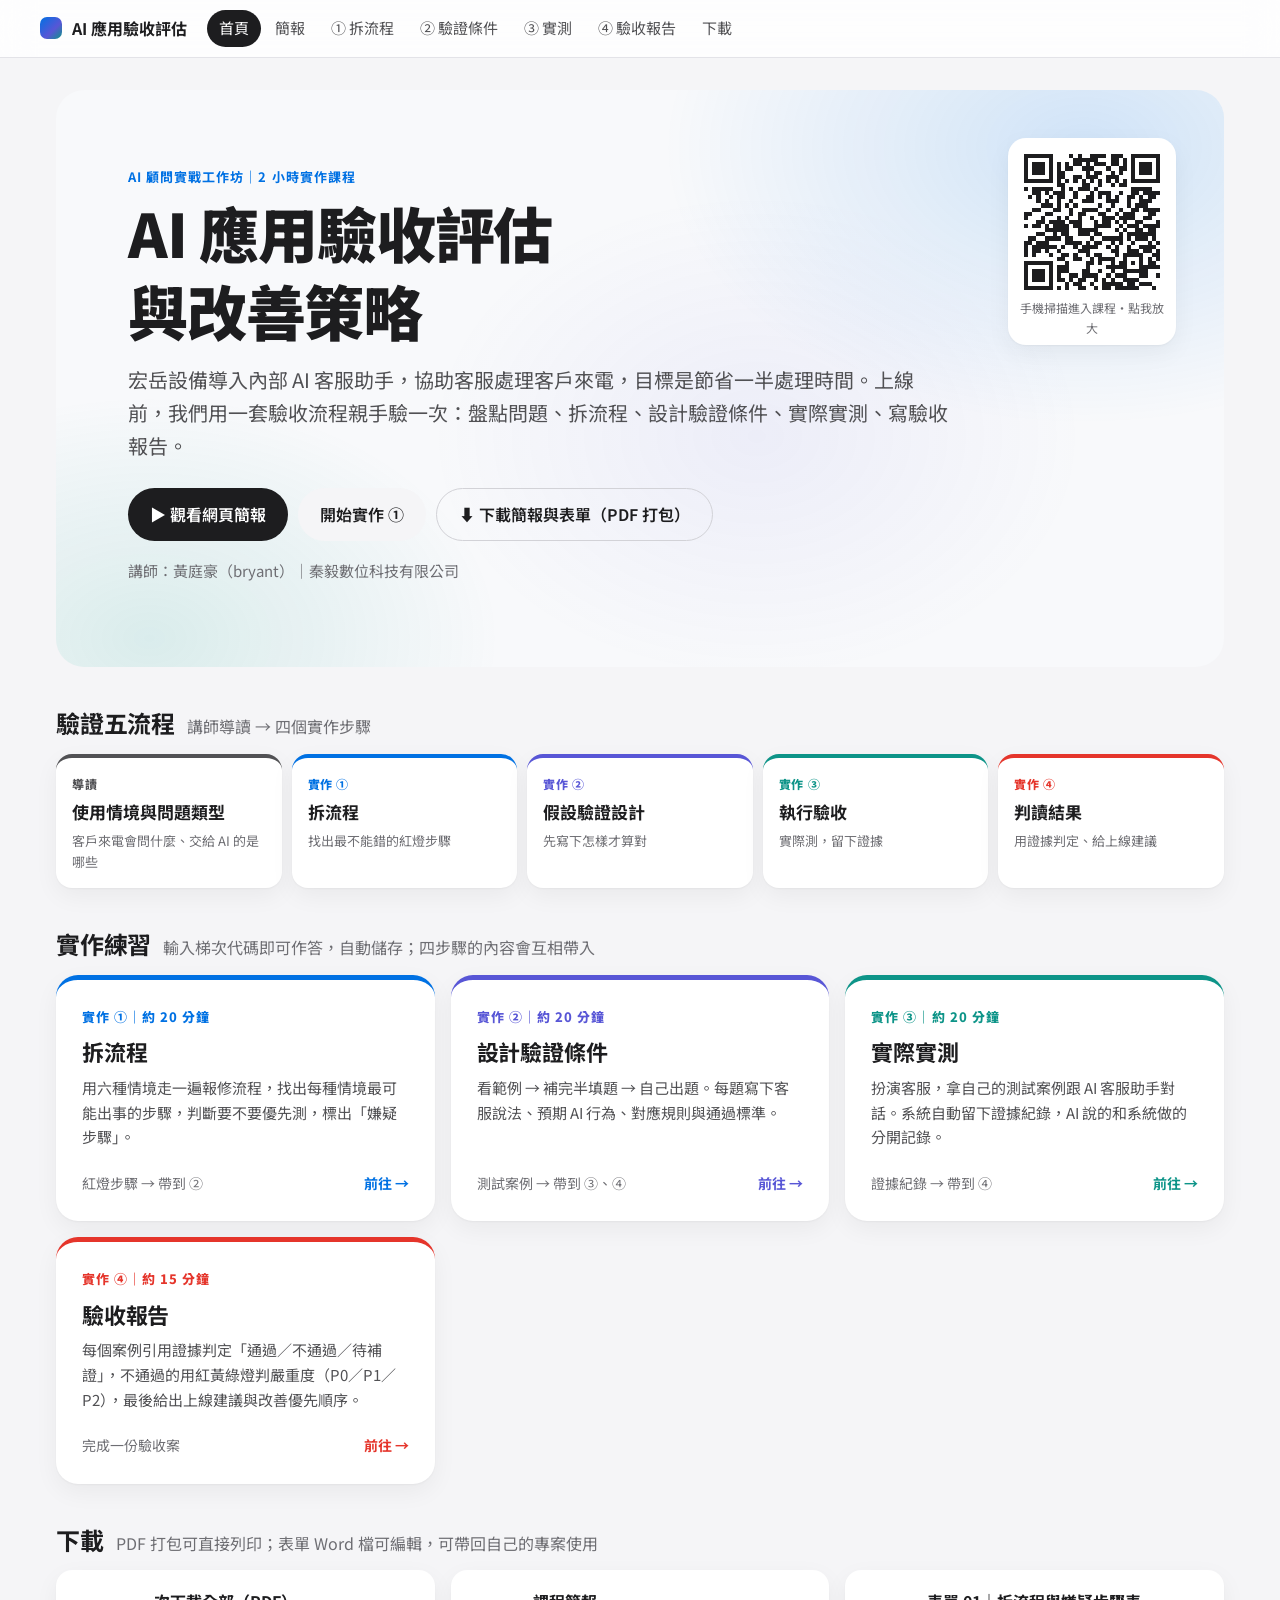
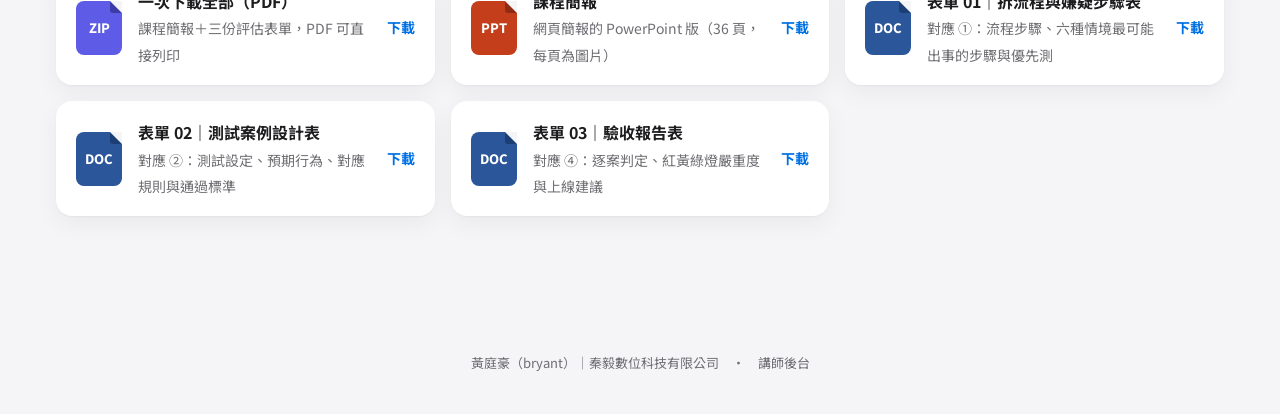
<file: index.html>
<!doctype html>
<html lang="zh-Hant">
<head>
<meta charset="utf-8">
<meta name="viewport" content="width=device-width, initial-scale=1">
<title>AI 應用驗收評估與改善策略｜課程網站</title>
<meta name="description" content="AI 顧問實戰工作坊：拆流程、設計驗證條件、實際實測、驗收報告。">
<link rel="preconnect" href="https://fonts.googleapis.com">
<link rel="preconnect" href="https://fonts.gstatic.com" crossorigin>
<link href="https://fonts.googleapis.com/css2?family=Noto+Sans+TC:wght@400;500;700;900&display=swap" rel="stylesheet">
<link rel="stylesheet" href="assets/style.css?v=20261126e">
<style>
  .hero {
    position: relative; overflow: hidden; border-radius: 28px; padding: clamp(32px, 6vw, 72px);
    background:
      radial-gradient(60% 80% at 88% 10%, rgba(0,113,227,.16), transparent 60%),
      radial-gradient(50% 70% at 8% 95%, rgba(13,148,136,.13), transparent 60%),
      radial-gradient(40% 60% at 60% 60%, rgba(88,86,214,.07), transparent 70%),
      #F8F9FB;
    margin-bottom: 36px;
  }
  .hero h1 { font-size: clamp(32px, 6vw, 60px); font-weight: 900; letter-spacing: -0.02em; margin-bottom: 14px; }
  .hero .lead { font-size: clamp(16px, 2vw, 20px); }
  .hero .meta { color: var(--muted); font-size: 15px; margin-top: 18px; }
  .hero .actions { display: flex; gap: 10px; flex-wrap: wrap; margin-top: 26px; }
  .hero .btn { font-size: 16px; padding: 12px 22px; }

  .unit-card { display: flex; flex-direction: column; gap: 10px; padding: 26px; border-radius: 22px; background: #fff; box-shadow: var(--shadow); color: var(--ink); transition: transform .2s, box-shadow .2s; border-top: 5px solid var(--c); }
  .unit-card:hover { text-decoration: none; transform: translateY(-3px); box-shadow: 0 2px 4px rgba(0,0,0,.04), 0 18px 40px rgba(0,0,0,.08); }
  .unit-card .num { font-size: 13px; font-weight: 800; letter-spacing: .08em; color: var(--c); }
  .unit-card h3 { font-size: 22px; margin: 0; }
  .unit-card p { color: var(--ink-2); margin: 0; font-size: 15px; }
  .unit-card .foot { margin-top: auto; padding-top: 12px; display: flex; justify-content: space-between; align-items: center; font-size: 14px; color: var(--muted); }
  .unit-card .go { color: var(--c); font-weight: 700; }
  .unit-card .status { font-size: 13px; }

  .dl { display: flex; gap: 16px; align-items: center; padding: 18px 20px; background: #fff; border-radius: 16px; box-shadow: var(--shadow); color: var(--ink); }
  .dl:hover { text-decoration: none; background: #FCFCFE; }
  .dl .ico { flex: none; width: 46px; height: 54px; border-radius: 8px; background: #2B579A; color: #fff; display: grid; place-items: center; font-weight: 800; font-size: 13px; position: relative; }
  .dl .ico::after { content: ''; position: absolute; right: 0; top: 0; border-width: 0 12px 12px 0; border-style: solid; border-color: #F5F5F7 #F5F5F7 #1B3F75 #1B3F75; border-radius: 0 0 0 3px; }
  .dl .t { font-weight: 700; }
  .dl .ico.ppt { background: #C43E1C; }
  .dl .ico.ppt::after { border-color: #F5F5F7 #F5F5F7 #8E2B12 #8E2B12; }
  .dl .ico.pdf { background: #B3261E; }
  .dl .ico.pdf::after { border-color: #F5F5F7 #F5F5F7 #7A1A15 #7A1A15; }
  .dl .ico.zip { background: #5E5CE6; }
  .dl .ico.zip::after { border-color: #F5F5F7 #F5F5F7 #3D3BA8 #3D3BA8; }
  .dl .d { font-size: 14px; color: var(--muted); }
  .dl .arrow { margin-left: auto; color: var(--blue); font-weight: 700; white-space: nowrap; font-size: 14px; }
  .flow { display: flex; align-items: center; gap: 10px; flex-wrap: wrap; font-size: 14px; color: var(--ink-2); margin-top: 6px; }
  .flow b { color: var(--ink); }
  .stages { display: grid; grid-template-columns: repeat(5, minmax(0, 1fr)); gap: 10px; }
  @media (max-width: 860px) { .stages { grid-template-columns: 1fr 1fr; } }
  @media (max-width: 480px) { .stages { grid-template-columns: 1fr; } }
  .stage { background: #fff; border-radius: 16px; box-shadow: var(--shadow); padding: 16px; border-top: 4px solid var(--c); display: flex; flex-direction: column; gap: 4px; }
  .stage .k { font-size: 12px; font-weight: 800; color: var(--c); letter-spacing: .05em; }
  .stage b { font-size: 17px; }
  .stage .d { font-size: 13px; color: var(--muted); }
  .hero .qr { position: absolute; top: clamp(24px, 4vw, 48px); right: clamp(24px, 4vw, 48px); width: 168px; padding: 12px 12px 8px; background: #fff; border-radius: 18px; box-shadow: var(--shadow); text-align: center; cursor: zoom-in; border: 0; font: inherit; color: var(--ink); }
  .hero .qr img { display: block; width: 100%; height: auto; }
  .hero .qr span { display: block; font-size: 12px; color: var(--muted); margin-top: 4px; }
  .hero.has-qr > :not(.qr) { max-width: calc(100% - 200px); }
  @media (max-width: 760px) { .hero .qr { display: none; } .hero.has-qr > :not(.qr) { max-width: none; } }
  .qr-big { position: fixed; inset: 0; z-index: 100; background: #fff; display: none; flex-direction: column; align-items: center; justify-content: center; gap: 18px; cursor: zoom-out; padding: 24px; }
  .qr-big.on { display: flex; }
  .qr-big img { width: min(72vh, 86vw); height: auto; }
  .qr-big p { margin: 0; font-size: clamp(16px, 2.4vw, 26px); font-weight: 700; color: var(--ink); word-break: break-all; text-align: center; }
  .qr-big small { color: var(--muted); font-size: 14px; }
  footer { text-align: center; color: var(--muted); font-size: 13px; padding: 40px 16px; }
  footer a { color: var(--muted); }
</style>
</head>
<body>
<main class="wrap">
  <section class="hero has-qr">
    <button type="button" class="qr" id="qrBtn" aria-label="放大 QR code"><img src="assets/qr.svg" alt="課程網站 QR code"><span>手機掃描進入課程・點我放大</span></button>
    <span class="eyebrow">AI 顧問實戰工作坊｜2 小時實作課程</span>
    <h1>AI 應用驗收評估<br>與改善策略</h1>
    <p class="lead">宏岳設備導入內部 AI 客服助手，協助客服處理客戶來電，目標是節省一半處理時間。上線前，我們用一套驗收流程親手驗一次：盤點問題、拆流程、設計驗證條件、實際實測、寫驗收報告。</p>
    <div class="actions">
      <a class="btn dark" href="slides.html" target="_blank" rel="noopener">▶ 觀看網頁簡報</a>
      <a class="btn" href="unit1.html" target="_blank" rel="noopener">開始實作 ①</a>
      <a class="btn ghost" href="downloads/AI應用驗收評估_實作版講義包_PDF.zip" download>⬇ 下載簡報與表單（PDF 打包）</a>
    </div>
    <p class="meta">講師：黃庭豪（bryant）｜秦毅數位科技有限公司</p>
  </section>

  <div class="section-title"><h2>驗證五流程</h2><span class="muted">講師導讀 → 四個實作步驟</span></div>
  <div class="stages">
    <div class="stage" style="--c:var(--ink-2)"><span class="k">導讀</span><b>使用情境與問題類型</b><span class="d">客戶來電會問什麼、交給 AI 的是哪些</span></div>
    <div class="stage" style="--c:var(--blue)"><span class="k">實作 ①</span><b>拆流程</b><span class="d">找出最不能錯的紅燈步驟</span></div>
    <div class="stage" style="--c:var(--indigo)"><span class="k">實作 ②</span><b>假設驗證設計</b><span class="d">先寫下怎樣才算對</span></div>
    <div class="stage" style="--c:var(--teal)"><span class="k">實作 ③</span><b>執行驗收</b><span class="d">實際測，留下證據</span></div>
    <div class="stage" style="--c:var(--red)"><span class="k">實作 ④</span><b>判讀結果</b><span class="d">用證據判定、給上線建議</span></div>
  </div>

  <div class="section-title"><h2>實作練習</h2><span class="muted">輸入梯次代碼即可作答，自動儲存；四步驟的內容會互相帶入</span></div>
  <div class="grid c2">
    <a class="unit-card" href="unit1.html" target="_blank" rel="noopener" style="--c: var(--blue)">
      <span class="num">實作 ①｜約 20 分鐘</span>
      <h3>拆流程</h3>
      <p>用六種情境走一遍報修流程，找出每種情境最可能出事的步驟，判斷要不要優先測，標出「嫌疑步驟」。</p>
      <div class="foot"><span>紅燈步驟 → 帶到 ②</span><span class="go">前往 →</span></div>
    </a>
    <a class="unit-card" href="unit2.html" target="_blank" rel="noopener" style="--c: var(--indigo)">
      <span class="num">實作 ②｜約 20 分鐘</span>
      <h3>設計驗證條件</h3>
      <p>看範例 → 補完半填題 → 自己出題。每題寫下客服說法、預期 AI 行為、對應規則與通過標準。</p>
      <div class="foot"><span>測試案例 → 帶到 ③、④</span><span class="go">前往 →</span></div>
    </a>
    <a class="unit-card" href="lab.html" target="_blank" rel="noopener" style="--c: var(--teal)">
      <span class="num">實作 ③｜約 20 分鐘</span>
      <h3>實際實測</h3>
      <p>扮演客服，拿自己的測試案例跟 AI 客服助手對話。系統自動留下證據紀錄，AI 說的和系統做的分開記錄。</p>
      <div class="foot"><span>證據紀錄 → 帶到 ④</span><span class="go">前往 →</span></div>
    </a>
    <a class="unit-card" href="unit3.html" target="_blank" rel="noopener" style="--c: var(--red)">
      <span class="num">實作 ④｜約 15 分鐘</span>
      <h3>驗收報告</h3>
      <p>每個案例引用證據判定「通過／不通過／待補證」，不通過的用紅黃綠燈判嚴重度（P0／P1／P2），最後給出上線建議與改善優先順序。</p>
      <div class="foot"><span>完成一份驗收案</span><span class="go">前往 →</span></div>
    </a>
  </div>

  <div class="section-title" id="downloads"><h2>下載</h2><span class="muted">PDF 打包可直接列印；表單 Word 檔可編輯，可帶回自己的專案使用</span></div>
  <div class="grid c2">
    <a class="dl" href="downloads/AI應用驗收評估_實作版講義包_PDF.zip" download>
      <span class="ico zip">ZIP</span>
      <span><span class="t">一次下載全部（PDF）</span><br><span class="d">課程簡報＋三份評估表單，PDF 可直接列印</span></span>
      <span class="arrow">下載</span>
    </a>
    <a class="dl" href="downloads/AI應用驗收評估_實作版簡報.pptx" download>
      <span class="ico ppt">PPT</span>
      <span><span class="t">課程簡報</span><br><span class="d">網頁簡報的 PowerPoint 版（36 頁，每頁為圖片）</span></span>
      <span class="arrow">下載</span>
    </a>
    <a class="dl" href="downloads/01_拆流程與嫌疑步驟表.docx" download>
      <span class="ico doc">DOC</span>
      <span><span class="t">表單 01｜拆流程與嫌疑步驟表</span><br><span class="d">對應 ①：流程步驟、六種情境最可能出事的步驟與優先測</span></span>
      <span class="arrow">下載</span>
    </a>
    <a class="dl" href="downloads/02_測試案例設計表.docx" download>
      <span class="ico doc">DOC</span>
      <span><span class="t">表單 02｜測試案例設計表</span><br><span class="d">對應 ②：測試設定、預期行為、對應規則與通過標準</span></span>
      <span class="arrow">下載</span>
    </a>
    <a class="dl" href="downloads/03_驗收報告表.docx" download>
      <span class="ico doc">DOC</span>
      <span><span class="t">表單 03｜驗收報告表</span><br><span class="d">對應 ④：逐案判定、紅黃綠燈嚴重度與上線建議</span></span>
      <span class="arrow">下載</span>
    </a>
  </div>
</main>
<div class="qr-big" id="qrBig" role="dialog" aria-label="課程網站 QR code">
  <img src="assets/qr.svg" alt="課程網站 QR code">
  <p>71next.github.io/ai-acceptance-course</p>
  <small>點任意處或按 Esc 關閉</small>
</div>
<footer>
  黃庭豪（bryant）｜秦毅數位科技有限公司　·　<a href="admin.html">講師後台</a>
</footer>
<script type="module">
  import { renderHeader } from './assets/app.js';
  renderHeader('home');
  const big = document.getElementById('qrBig');
  document.getElementById('qrBtn').onclick = () => big.classList.add('on');
  big.onclick = () => big.classList.remove('on');
  document.addEventListener('keydown', (e) => { if (e.key === 'Escape') big.classList.remove('on'); });
</script>
</body>
</html>
</file>
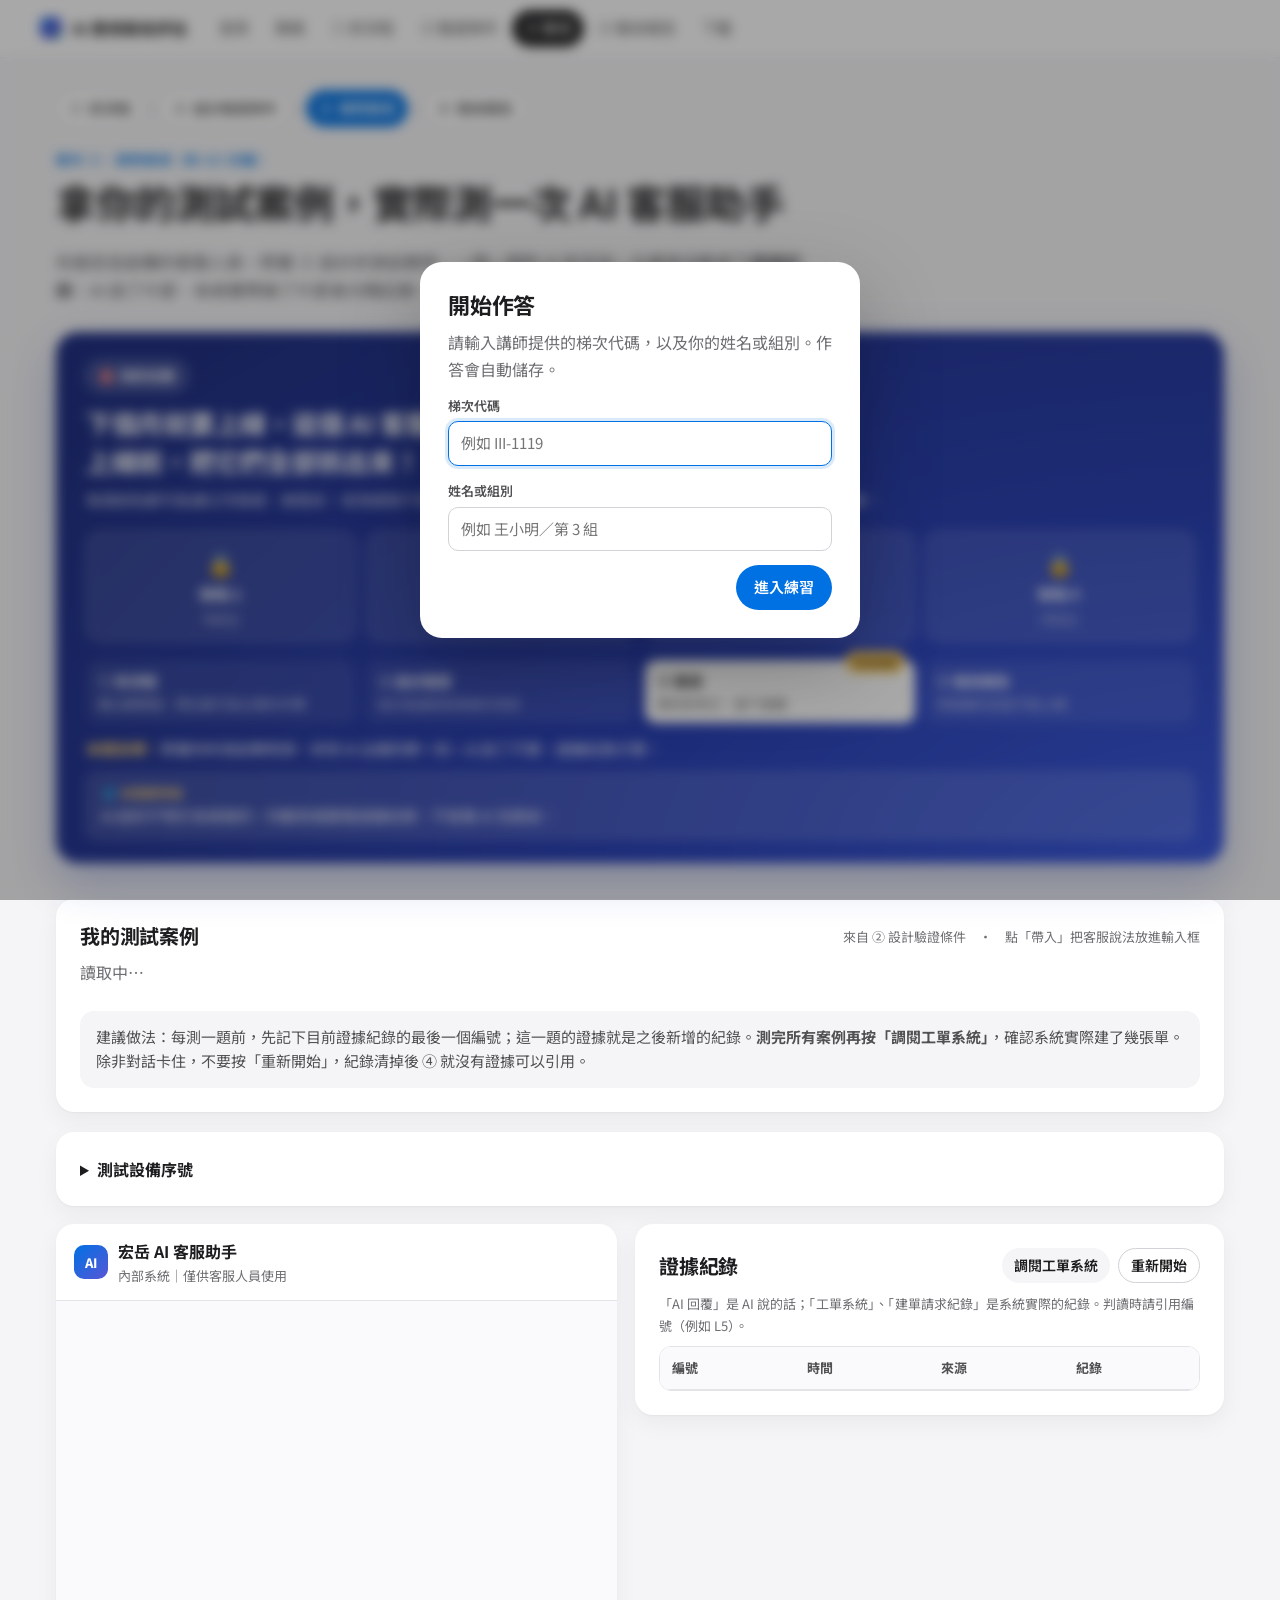
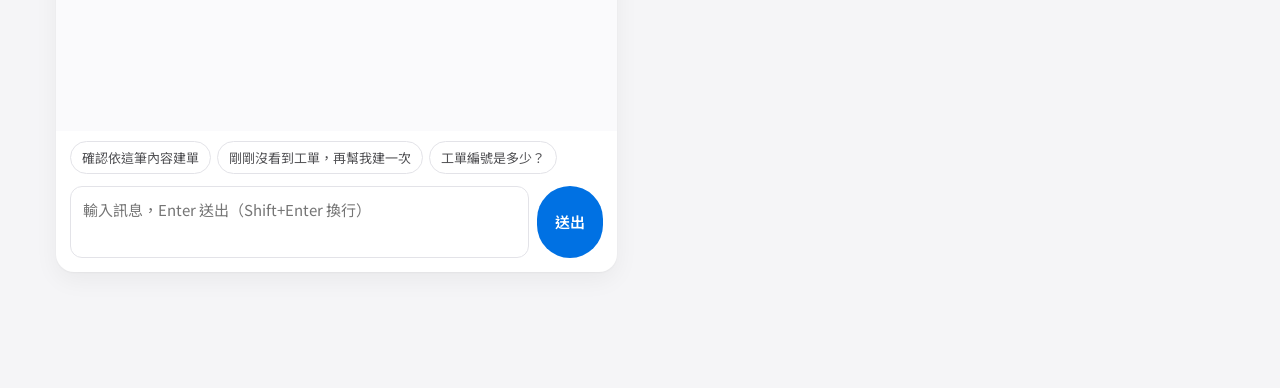
<file: lab.html>
<!doctype html>
<html lang="zh-Hant">
<head>
<meta charset="utf-8">
<meta name="viewport" content="width=device-width, initial-scale=1">
<title>③ 實際實測｜宏岳 AI 客服助手</title>
<link rel="preconnect" href="https://fonts.googleapis.com">
<link rel="preconnect" href="https://fonts.gstatic.com" crossorigin>
<link href="https://fonts.googleapis.com/css2?family=Noto+Sans+TC:wght@400;500;700;900&display=swap" rel="stylesheet">
<link rel="stylesheet" href="assets/style.css?v=20261126e">
<style>
  .lab-status { display: flex; flex-wrap: wrap; gap: 10px; align-items: center; margin: 4px 0 18px; }
  .lab-status .st { display: inline-flex; gap: 8px; align-items: center; padding: 6px 12px; border-radius: 999px; background: #fff; box-shadow: var(--shadow); font-size: 14px; }
  .lab-status .st b { font-weight: 800; }
  .st.timeout b, .st.scenario b { color: var(--red); } .st.normal b { color: #1E8E3E; }
  .cases { display: grid; grid-template-columns: repeat(auto-fill, minmax(260px, 1fr)); gap: 10px; }
  .case { border: 1px solid var(--line); border-radius: 14px; padding: 12px 14px; background: #fff; display: flex; flex-direction: column; gap: 6px; }
  .case.on { border-color: var(--blue); box-shadow: 0 0 0 2px var(--blue) inset; }
  .case .top { display: flex; gap: 6px; align-items: center; flex-wrap: wrap; }
  .case .no { font-weight: 800; background: var(--ink); color: #fff; border-radius: 7px; padding: 0 8px; font-size: 13px; }
  .case .say { font-size: 14px; color: var(--ink-2); line-height: 1.55; }
  .case details { font-size: 13px; color: var(--ink-2); }
  .case details summary { cursor: pointer; color: var(--blue); font-weight: 600; }
  .case .acts { display: flex; gap: 6px; margin-top: auto; padding-top: 4px; }
  .st.before b { color: #A15C00; } .st.after b { color: var(--indigo); }
  .lab-layout { display: grid; grid-template-columns: minmax(0, 1fr) minmax(0, 1.05fr); gap: 18px; align-items: start; }
  @media (max-width: 960px) { .lab-layout { grid-template-columns: 1fr; } }
  .chat { display: flex; flex-direction: column; height: min(72vh, 680px); padding: 0; overflow: hidden; }
  .chat-head { padding: 14px 18px; border-bottom: 1px solid var(--line); display: flex; align-items: center; gap: 10px; }
  .chat-head .av { width: 34px; height: 34px; border-radius: 10px; background: linear-gradient(135deg, var(--blue), var(--indigo)); color: #fff; display: grid; place-items: center; font-weight: 800; font-size: 13px; }
  .msgs { flex: 1; overflow-y: auto; padding: 16px 18px; display: flex; flex-direction: column; gap: 10px; background: #FAFAFC; }
  .bubble { max-width: 86%; padding: 10px 14px; border-radius: 16px; line-height: 1.65; font-size: 15px; white-space: pre-wrap; word-break: break-word; }
  .bubble.me { align-self: flex-end; background: var(--blue); color: #fff; border-bottom-right-radius: 4px; }
  .bubble.ai { align-self: flex-start; background: #fff; border: 1px solid var(--line); border-bottom-left-radius: 4px; }
  .bubble .no { display: block; font-size: 11px; opacity: .7; margin-bottom: 2px; font-weight: 700; }
  .typing { align-self: flex-start; color: var(--ink-2); font-size: 14px; display: flex; gap: 8px; align-items: center; }
  .chips { display: flex; flex-wrap: wrap; gap: 6px; padding: 10px 14px 0; }
  .chips button { border: 1px solid var(--line); background: #fff; border-radius: 999px; padding: 5px 11px; font: inherit; font-size: 13px; cursor: pointer; color: var(--ink-2); }
  .chips button:hover { border-color: var(--blue); color: var(--blue); }
  .composer { display: flex; gap: 8px; padding: 12px 14px 14px; }
  .composer textarea { flex: 1; resize: none; height: 46px; border: 1px solid var(--line); border-radius: 12px; padding: 11px 12px; font: inherit; font-size: 15px; }
  .ev-head { display: flex; justify-content: space-between; align-items: center; gap: 10px; flex-wrap: wrap; margin-bottom: 10px; }
  .ev-head h2 { margin: 0; font-size: 20px; }
  .ev-table td.no { font-weight: 800; white-space: nowrap; }
  .ev-table td.t { white-space: nowrap; color: var(--ink-2); }
  .ev-table td.src { white-space: nowrap; }
  .ev-table tr.guard td { background: #EEF0FF; }
  .ev-table tr.sys td { background: #FFF7E6; }
  .ev-table tr.setting td { color: var(--ink-2); font-size: 13px; }
  .ev-wrap { max-height: min(62vh, 600px); overflow: auto; }
</style>
</head>
<body>
<main class="wrap">
  <div id="stepper"></div>
  <div class="page-head">
    <span class="eyebrow" style="color:var(--blue)">實作 ③｜實際實測（約 20 分鐘）</span>
    <h1>拿你的測試案例，實際測一次 AI 客服助手</h1>
    <p class="lead">你是宏岳設備的客服人員。照著 ② 設計的測試案例，一題一題對 AI 助手說。右邊會自動留下<strong>證據紀錄</strong>：AI 說了什麼、系統實際做了什麼會分開記錄。④ 驗收報告要引用這裡的編號（例如 L5）。</p>
  </div>
  <div id="mission"></div>

  <div class="lab-status" id="status"></div>

  <section class="card" id="caseCard">
    <div class="ev-head"><h2>我的測試案例</h2><span class="tiny muted">來自 ② 設計驗證條件　·　點「帶入」把客服說法放進輸入框</span></div>
    <div class="cases" id="cases"><p class="muted">讀取中…</p></div>
    <div class="note gray tiny" style="margin-top:12px">建議做法：每測一題前，先記下目前證據紀錄的最後一個編號；這一題的證據就是之後新增的紀錄。<b>測完所有案例再按「調閱工單系統」</b>，確認系統實際建了幾張單。除非對話卡住，不要按「重新開始」，紀錄清掉後 ④ 就沒有證據可以引用。</div>
  </section>

  <details class="card" style="margin-bottom:18px">
    <summary style="cursor:pointer;font-weight:700">測試設備序號</summary>
    <div class="table-wrap" style="margin-top:12px"><table>
      <thead><tr><th>序號</th><th>客戶（聯絡人）</th><th>設定</th></tr></thead>
      <tbody>
        <tr><td class="code">HX-0032014</td><td>晨星牙醫診所（林美君）</td><td>AP-300，購買約三個月，保固期內</td></tr>
        <tr><td class="code">HX-0032087</td><td>禾豐月子中心（陳志豪）</td><td>AP-300，購買約三個月，保固期內</td></tr>
        <tr><td class="code">HX-0018536</td><td>竹風國小（王怡婷）</td><td>AP-300，購買超過一年，已過保固</td></tr>
        <tr><td class="code">HX-0041279</td><td>遠揚精密工業（張家銘）</td><td>AP-300，系統沒有購買日期</td></tr>
      </tbody>
    </table></div>
  </details>

  <div class="lab-layout">
    <section class="card chat">
      <div class="chat-head"><span class="av">AI</span><div><b>宏岳 AI 客服助手</b><div class="tiny muted">內部系統｜僅供客服人員使用</div></div></div>
      <div class="msgs" id="msgs"></div>
      <div class="chips" id="chips">
        <button>確認依這筆內容建單</button>
        <button>剛剛沒看到工單，再幫我建一次</button>
        <button>工單編號是多少？</button>
      </div>
      <form class="composer" id="composer">
        <textarea id="input" maxlength="400" placeholder="輸入訊息，Enter 送出（Shift+Enter 換行）"></textarea>
        <button class="btn primary" id="sendBtn">送出</button>
      </form>
    </section>

    <section class="card">
      <div class="ev-head">
        <h2>證據紀錄</h2>
        <div class="row-end" style="gap:8px">
          <button class="btn small" id="auditBtn">調閱工單系統</button>
          <button class="btn small ghost" id="resetBtn">重新開始</button>
        </div>
      </div>
      <p class="tiny muted" style="margin:0 0 10px">「AI 回覆」是 AI 說的話；「工單系統」、「建單請求紀錄」是系統實際的紀錄。判讀時請引用編號（例如 L5）。</p>
      <div class="ev-wrap"><div class="table-wrap"><table class="ev-table">
        <thead><tr><th>編號</th><th>時間</th><th>來源</th><th>紀錄</th></tr></thead>
        <tbody id="ev"></tbody>
      </table></div></div>
    </section>
  </div>
</main>

<script type="module">
import { mountMission } from './assets/mission.js?v=20261126d';
mountMission('lab');
import { renderHeader, ensureIdentity, showIdentity, watchSession, currentUser, fb, CLOUD, esc, toast, loadResponse, stepperHtml } from './assets/app.js';
import { graderUrl } from './assets/grader-config.js';
import { TRACK, allCases, TYPE_NAME } from './assets/simple-data.js?v=20261126d';

renderHeader('lab');
document.getElementById('stepper').innerHTML = stepperHtml('lab');
const $ = (s) => document.querySelector(s);
const MODE = { normal: ['正常', 'normal'], timeout: ['全部逾時', 'timeout'], scenario: ['情境模式', 'scenario'] };
const VER = { before: ['改善前', 'before'], after: ['改善後', 'after'] };
let id, log = [], busy = false;

function renderStatus(lab = {}) {
  const m = MODE[MODE[lab.mode] ? lab.mode : 'normal'], v = VER[lab.version === 'after' ? 'after' : 'before'];
  $('#status').innerHTML = `<span class="st ${m[1]}">工單系統狀況：<b>${m[0]}</b></span><span class="st ${v[1]}">AI 版本：<b>${v[0]}</b></span><span class="tiny muted">由講師在後台切換</span>`;
}

function render() {
  const chat = log.filter((l) => l.src === '客服' || l.src === 'AI 回覆');
  $('#msgs').innerHTML = chat.length
    ? chat.map((l) => `<div class="bubble ${l.src === '客服' ? 'me' : 'ai'}"><span class="no">${l.no}｜${l.t}</span>${esc(l.text)}</div>`).join('')
    : '<p class="muted" style="margin:auto;text-align:center">輸入第一則訊息開始測試，或點下方的建議句。</p>';
  if (busy) $('#msgs').insertAdjacentHTML('beforeend', '<div class="typing"><span class="spinner"></span>AI 助手處理中…</div>');
  $('#msgs').scrollTop = $('#msgs').scrollHeight;
  const cls = (s) => s === '系統防呆' ? 'guard' : s === '人工調閱' ? 'sys' : s === '測試設定' ? 'setting' : '';
  $('#ev').innerHTML = log.length
    ? log.map((l) => `<tr class="${cls(l.src)}"><td class="no">${l.no}</td><td class="t">${l.t}</td><td class="src">${esc(l.src)}</td><td>${esc(l.text)}</td></tr>`).join('')
    : '<tr><td colspan="4" class="muted">還沒有紀錄</td></tr>';
  const w = document.querySelector('.ev-wrap'); w.scrollTop = w.scrollHeight;
  $('#sendBtn').disabled = busy;
}

async function call(payload) {
  const user = await currentUser();
  const r = await fetch(`${graderUrl.replace(/\/$/, '')}/chat`, {
    method: 'POST',
    headers: { 'Content-Type': 'application/json', Authorization: `Bearer ${await user.getIdToken()}` },
    body: JSON.stringify({ session: id.session, ...payload })
  });
  const out = await r.json().catch(() => ({}));
  if (!r.ok) throw new Error(out.error || '連線失敗，請稍後再試。');
  log = out.log || [];
  render();
  // 存一份給講師看
  try {
    const f = await fb();
    await f.fs.setDoc(f.fs.doc(f.db, 'sessions', id.session, 'labs', id.uid), { uid: id.uid, name: id.name, log, cfg: out.cfg || null, updatedAt: f.fs.serverTimestamp() });
  } catch (e) { console.warn('[aiw] 實測紀錄未存到雲端', e); }
  return out;
}

async function send(text) {
  text = text.trim();
  if (!text || busy) return;
  busy = true;
  log = [...log, { no: '…', t: '', src: '客服', text }];
  render();
  $('#input').value = '';
  try { await call({ text }); }
  catch (e) { log = log.filter((l) => l.no !== '…'); toast(e.message, 'err'); }
  finally { busy = false; render(); }
}

$('#composer').onsubmit = (e) => { e.preventDefault(); send($('#input').value); };
$('#input').onkeydown = (e) => { if (e.key === 'Enter' && !e.shiftKey && !e.isComposing) { e.preventDefault(); send($('#input').value); } };
$('#chips').onclick = (e) => { if (e.target.tagName === 'BUTTON') send(e.target.textContent); };
$('#auditBtn').onclick = async () => { if (busy) return; try { await call({ action: 'audit' }); toast('已調閱工單系統的實際資料，請看證據紀錄'); } catch (e) { toast(e.message, 'err'); } };
$('#resetBtn').onclick = async () => {
  if (busy || !confirmReset()) return;
  try { await call({ action: 'reset' }); toast('已重新開始，對話、工單資料和證據紀錄都已清空'); } catch (e) { toast(e.message, 'err'); }
};
// 用頁面內的確認框，不用瀏覽器 confirm()
let resetArmed = 0;
function confirmReset() {
  if (Date.now() - resetArmed < 4000) { resetArmed = 0; $('#resetBtn').textContent = '重新開始'; return true; }
  resetArmed = Date.now(); $('#resetBtn').textContent = '再按一次確認清空';
  setTimeout(() => { if (resetArmed) { resetArmed = 0; $('#resetBtn').textContent = '重新開始'; } }, 4000);
  return false;
}

async function boot() {
  if (!CLOUD || !graderUrl) {
    $('#msgs').innerHTML = '<p class="muted" style="margin:auto">實測需要連上雲端服務，目前未設定。</p>';
    $('#composer').hidden = true; return;
  }
  id = await ensureIdentity();
  showIdentity(id, () => ensureIdentity({ force: true }).then(() => location.reload()));
  watchSession(id.session, (s) => renderStatus(s?.lab || {}));
  render();
  renderCases();
  try { await call({ action: 'state' }); } catch (e) { toast(e.message, 'err'); }
}

// ---------- 我的測試案例（來自 ②） ----------
let cases = [], curCase = '';
async function renderCases() {
  const r = await loadResponse(id, 'u2').catch(() => null);
  cases = allCases(r?.data?.track === TRACK ? r.data : null);
  const own = cases.filter((c) => c.tier === 'own');
  $('#cases').innerHTML = cases.map((c) => `
    <div class="case ${c.id === curCase ? 'on' : ''}" data-cid="${c.id}">
      <div class="top"><span class="no">${c.no}</span><b>${esc(c.title)}</b>${c.type && c.title !== TYPE_NAME[c.type] ? `<span class="pill">${TYPE_NAME[c.type] || ''}</span>` : ''}${c.serial ? `<span class="pill blue">${c.serial}</span>` : ''}</div>
      <div class="say">「${esc(c.say || '（還沒寫客服說法）')}」</div>
      <details><summary>預期與通過標準</summary><p style="margin:6px 0 0"><b>預期：</b>${esc(c.expect || '（未填）')}</p><p style="margin:4px 0 0"><b>通過：</b>${esc(c.pass || '（未填）')}</p></details>
      <div class="acts"><button class="btn small" data-use ${c.say ? '' : 'disabled'}>帶入</button></div>
    </div>`).join('') + (own.length ? '' : '<div class="note gray tiny">還沒有自己設計的案例。回到 <a href="unit2.html">② 設計驗證條件</a> 出題後，重新整理這頁就會出現。</div>');
}
$('#cases').onclick = (e) => {
  const b = e.target.closest('[data-use]'); if (!b) return;
  const c = cases.find((x) => x.id === b.closest('[data-cid]').dataset.cid);
  curCase = c.id;
  document.querySelectorAll('.case').forEach((el) => el.classList.toggle('on', el.dataset.cid === curCase));
  $('#input').value = c.say; $('#input').focus();
  toast(`${c.no} 開始前的最後一筆紀錄：${log.length ? log[log.length - 1].no : '（尚無）'}`);
};
boot();
</script>
</body>
</html>
</file>
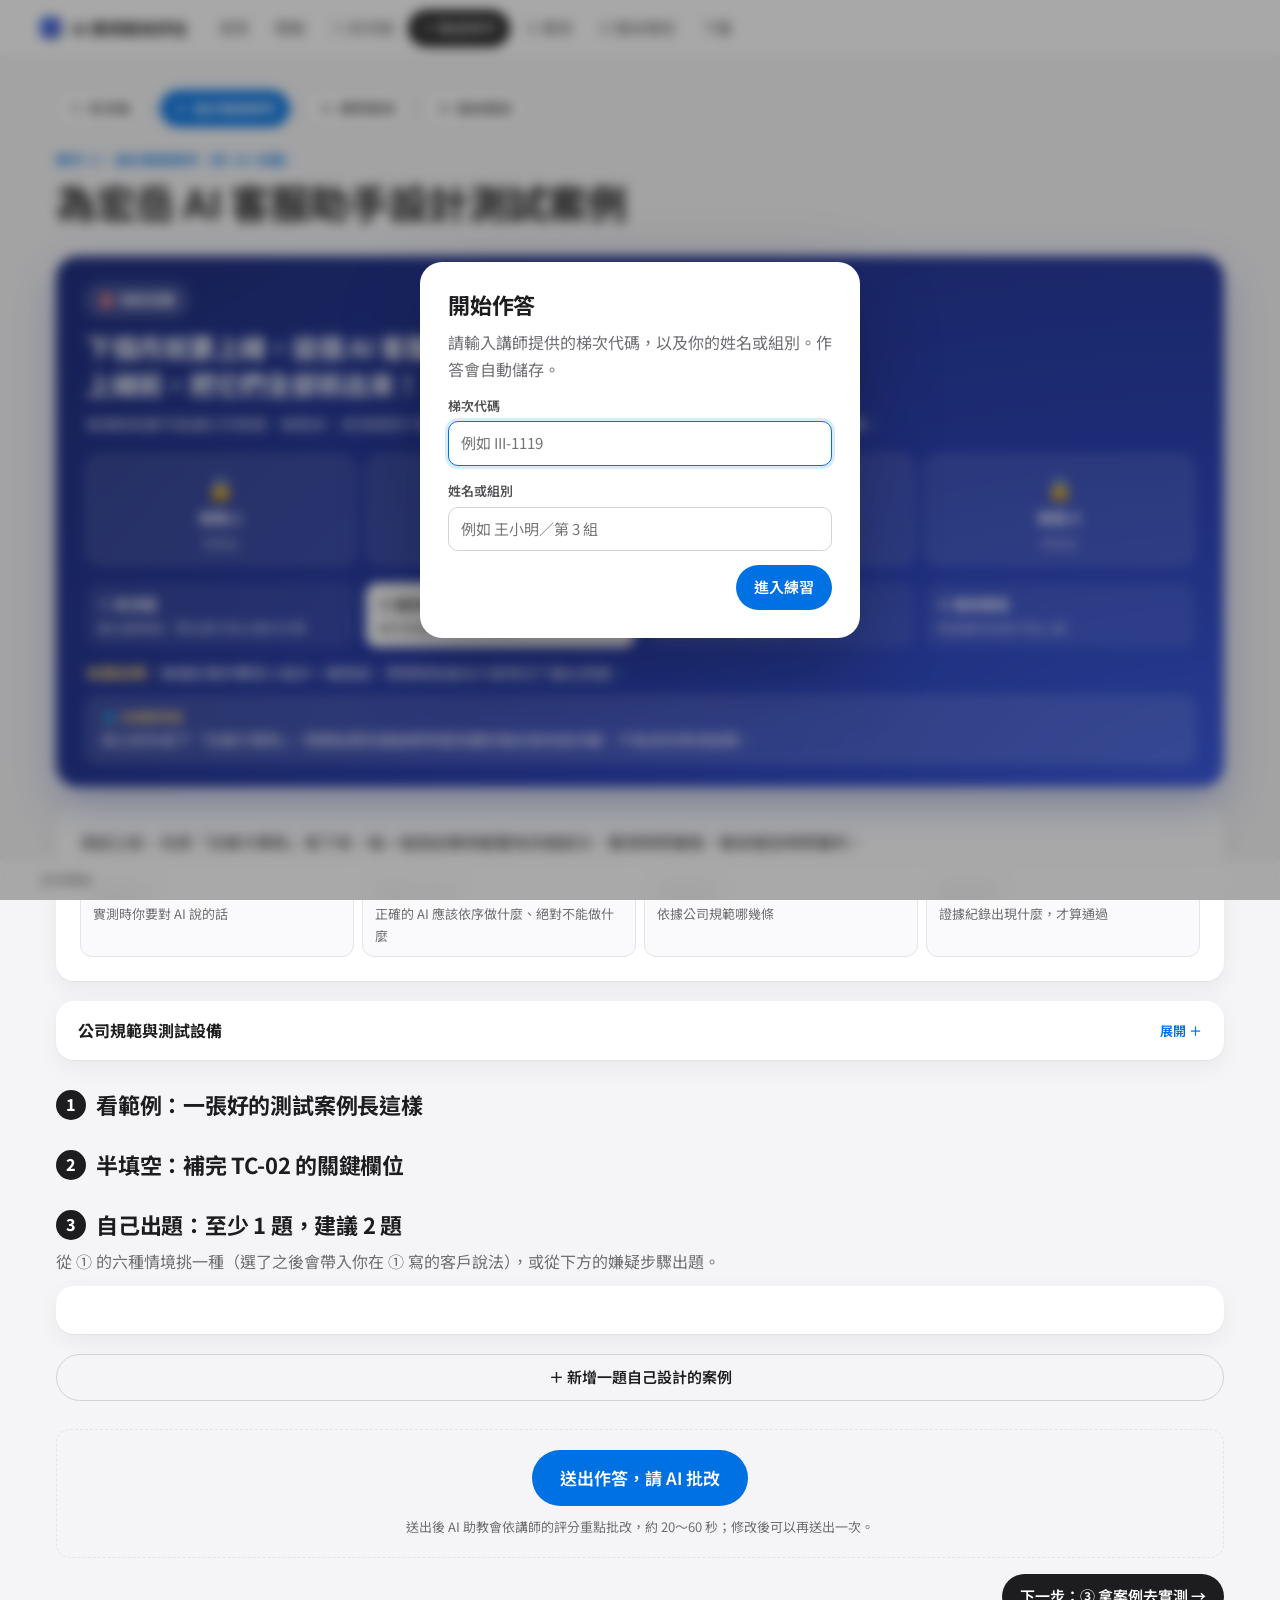
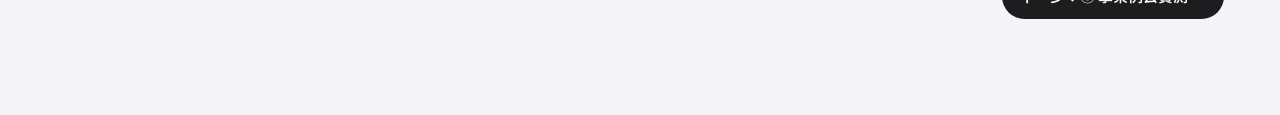
<file: unit2.html>
<!doctype html>
<html lang="zh-Hant">
<head>
<meta charset="utf-8">
<meta name="viewport" content="width=device-width, initial-scale=1">
<title>② 設計驗證條件｜宏岳設備 AP-300 測試案例</title>
<link rel="preconnect" href="https://fonts.googleapis.com">
<link rel="preconnect" href="https://fonts.gstatic.com" crossorigin>
<link href="https://fonts.googleapis.com/css2?family=Noto+Sans+TC:wght@400;500;700;900&display=swap" rel="stylesheet">
<link rel="stylesheet" href="assets/style.css?v=20261126e">
<style>
  .tier { display: flex; align-items: center; gap: 10px; margin: 30px 0 12px; }
  .tier h2 { margin: 0; font-size: 22px; }
  .tier .n { width: 30px; height: 30px; border-radius: 50%; background: var(--ink); color: #fff; display: grid; place-items: center; font-weight: 800; flex: none; }
  .tc { border: 1px solid var(--line); border-radius: 18px; background: #fff; box-shadow: var(--shadow); padding: 20px 22px; margin-bottom: 16px; }
  .tc-head { display: flex; align-items: center; gap: 8px; flex-wrap: wrap; margin-bottom: 12px; }
  .tc-head h3 { margin: 0; font-size: 18px; flex: 1; min-width: 200px; }
  .tc-no { font-weight: 800; background: var(--ink); color: #fff; border-radius: 8px; padding: 2px 10px; font-size: 14px; font-variant-numeric: tabular-nums; }
  .kv { display: grid; grid-template-columns: 128px 1fr; gap: 8px 14px; font-size: 15px; }
  .kv dt { font-weight: 700; color: var(--ink-2); font-size: 14px; }
  .kv dd { margin: 0; line-height: 1.65; }
  @media (max-width: 600px) { .kv { grid-template-columns: 1fr; } .kv dd { margin-bottom: 6px; } }
  .example { background: #FAFAFC; }
  .given { background: var(--blue-soft); border-radius: 12px; padding: 12px 14px; margin-bottom: 14px; }
  .fgrid { display: grid; grid-template-columns: 1fr 1fr; gap: 12px 14px; }
  .fgrid .full { grid-column: 1 / -1; }
  @media (max-width: 600px) { .fgrid { grid-template-columns: 1fr; } }
  .fgrid .field { margin: 0; }
  .types { display: grid; grid-template-columns: repeat(auto-fit, minmax(170px, 1fr)); gap: 8px; }
  .types label { cursor: pointer; }
  .types input { position: absolute; opacity: 0; pointer-events: none; }
  .types span { display: block; height: 100%; border: 1px solid var(--line-2); border-radius: 12px; padding: 10px 12px; font-size: 13px; color: var(--muted); line-height: 1.5; }
  .types span b { display: block; color: var(--ink); font-size: 15px; margin-bottom: 2px; }
  .types input:checked + span { border-color: var(--blue); background: var(--blue-soft); box-shadow: 0 0 0 2px var(--blue) inset; }
  .types input:focus-visible + span { box-shadow: 0 0 0 3px rgba(0,113,227,.25); }
  .red-list { display: grid; gap: 8px; margin-top: 10px; }
  .red-item { display: flex; gap: 10px; align-items: center; justify-content: space-between; border: 1px solid #F6C9C6; background: #FFF8F7; border-radius: 12px; padding: 10px 14px; flex-wrap: wrap; }
  .red-item .t { flex: 1; min-width: 200px; }
  .red-item .covered { color: var(--green); font-size: 13px; font-weight: 700; }
  details.ref { background: #fff; border-radius: var(--radius); box-shadow: var(--shadow); padding: 0; margin-bottom: 16px; }
  details.ref summary { cursor: pointer; padding: 16px 22px; font-weight: 700; list-style: none; display: flex; justify-content: space-between; align-items: center; }
  details.ref summary::-webkit-details-marker { display: none; }
  details.ref summary::after { content: '展開 ＋'; font-size: 13px; color: var(--blue); font-weight: 600; }
  details.ref[open] summary::after { content: '收合 －'; }
  details.ref .inner { padding: 0 22px 20px; }
  .rule-code { font-weight: 800; color: var(--blue); white-space: nowrap; }
  .anatomy { display: grid; grid-template-columns: repeat(auto-fit, minmax(170px, 1fr)); gap: 8px; margin-top: 12px; }
  .anatomy div { border: 1px solid var(--line); border-radius: 12px; padding: 10px 12px; background: #FAFAFC; font-size: 13px; color: var(--muted); }
  .anatomy b { display: block; color: var(--ink); font-size: 15px; }
</style>
</head>
<body>
<main class="wrap">
  <div id="stepper"></div>
  <div class="page-head">
    <span class="eyebrow">實作 ②｜設計驗證條件（約 20 分鐘）</span>
    <h1>為宏岳 AI 客服助手設計測試案例</h1>
  </div>
  <div id="mission"></div>

  <section class="card">
    <p style="margin:0">測試之前，先把「怎樣才算對」寫下來。每一個測試案例都要有四個部分，實測時照著做，驗收報告時照著判。</p>
    <div class="anatomy">
      <div><b>客服說法</b>實測時你要對 AI 說的話</div>
      <div><b>預期 AI 行為</b>正確的 AI 應該依序做什麼、絕對不能做什麼</div>
      <div><b>對應規則</b>依據公司規範哪幾條</div>
      <div><b>通過標準</b>證據紀錄出現什麼，才算通過</div>
    </div>
  </section>

  <details class="ref">
    <summary>公司規範與測試設備</summary>
    <div class="inner grid c2">
      <div class="table-wrap"><table><thead><tr><th>規則</th><th>公司規範</th></tr></thead><tbody id="rulesBody"></tbody></table></div>
      <div class="table-wrap"><table><thead><tr><th>測試序號</th><th>設備狀況</th></tr></thead><tbody id="devBody"></tbody></table>
        <p class="tiny muted" style="padding:10px 12px 0">實測頁只認得這四個序號。</p></div>
    </div>
  </details>

  <div class="tier"><span class="n">1</span><h2>看範例：一張好的測試案例長這樣</h2></div>
  <div id="example"></div>

  <div class="tier"><span class="n">2</span><h2>半填空：補完 TC-02 的關鍵欄位</h2></div>
  <div id="half"></div>

  <div class="tier"><span class="n">3</span><h2>自己出題：至少 1 題，建議 2 題</h2></div>
  <p class="muted" style="margin:-4px 0 12px">從 ① 的六種情境挑一種（選了之後會帶入你在 ① 寫的客戶說法），或從下方的嫌疑步驟出題。</p>
  <div class="card" id="redBox"></div>
  <div id="own"></div>
  <button class="btn ghost" id="addOwn" style="width:100%">＋ 新增一題自己設計的案例</button>

  <div class="submit-zone">
    <button class="btn primary big" id="submitBtn">送出作答，請 AI 批改</button>
    <p class="tiny muted" id="submitHint">送出後 AI 助教會依講師的評分重點批改，約 20～60 秒；修改後可以再送出一次。</p>
  </div>
  <div class="row-end" id="nextRow"><a class="btn dark" href="lab.html">下一步：③ 拿案例去實測 →</a></div>
  <section id="refPanel" class="ref-panel" hidden></section>
</main>

<div class="save-bar">
  <span class="save-status" id="saveStatus">尚未開始</span>
  <span class="submitted-badge" id="submittedBadge" hidden>✓ 已送出（仍可修改後再次送出）</span>
</div>

<script type="module">
import { mountMission } from './assets/mission.js?v=20261126d';
mountMission('u2');
import { renderHeader, ensureIdentity, showIdentity, loadResponse, autosaver, watchReveal, esc, toast, uid8, stepperHtml } from './assets/app.js';
import { mountFeedback, AI_ON } from './assets/ai-feedback.js';
import { TRACK, RULES, RULE_CODES, DEVICES, FLOW_NAME, EXAMPLE, HALF, HINTS, TEST_TYPES, TYPE_NAME, TYPE_HINTS, caseNo } from './assets/simple-data.js?v=20261126d';
if (!AI_ON) { document.getElementById('submitBtn').textContent = document.getElementById('submitBtn').textContent.replace('，請 AI 批改', ''); document.getElementById('submitHint').hidden = true; }

renderHeader('u2');
document.getElementById('stepper').innerHTML = stepperHtml('u2');
document.getElementById('rulesBody').innerHTML = RULES.map(([k, v]) => `<tr><td class="rule-code">${k}</td><td>${v}</td></tr>`).join('');
document.getElementById('devBody').innerHTML = DEVICES.map(([k, v]) => `<tr><td class="code">${k}</td><td>${v}</td></tr>`).join('');

const UNIT = 'u2';
const MAX_OWN = 4;
let id, saver, state, redSteps = [], scen = {};
let ai = { run() {} };

const blankOwn = (step = '') => ({ id: uid8(), type: '', step, stepText: '', serial: '', say: '', expect: '', rules: [], pass: '' });
const blankState = () => ({ track: TRACK, half: { expect: '', rules: [], pass: '' }, own: [blankOwn()], redSteps: [] });

async function boot() {
  id = await ensureIdentity();
  showIdentity(id, () => ensureIdentity({ force: true }).then(() => location.reload()));
  const [saved, u1] = await Promise.all([loadResponse(id, UNIT), loadResponse(id, 'u1')]);
  state = saved?.data?.track === TRACK ? saved.data : blankState();
  state.own = state.own || [];
  const d1 = u1?.data?.track === TRACK ? u1.data : null;
  scen = Object.fromEntries((d1?.scen || []).filter((t) => t.say).map((t) => [t.id, t.say]));
  // ① v2：情境 × 卡在哪一步；紅燈列就是嫌疑步驟
  redSteps = d1?.v === 2
    ? (d1.scen || []).filter((t) => (t.prio === 'high' || (!t.prio && t.light === 'red')) && FLOW_NAME[t.step]).map((t) => ({ id: t.id, no: t.step, action: `${FLOW_NAME[t.step]}（${TYPE_NAME[t.id] || t.id}）`, issue: t.issue, type: t.id, say: t.say }))
    : (d1?.steps || []).map((s, i) => ({ ...s, no: `S${i + 1}` })).filter((s) => s.light === 'red' && s.action);
  saver = autosaver(id, UNIT, () => ({ ...state, redSteps: redSteps.map((s) => `${s.no} ${s.action}${s.issue ? `（可能出錯：${s.issue}）` : ''}`) }), document.getElementById('saveStatus'));
  if (saved?.status === 'submitted' && saved.data?.track === TRACK) { saver.setStatus('submitted'); document.getElementById('submittedBadge').hidden = false; }
  document.getElementById('saveStatus').textContent = saved?.data?.track === TRACK ? '已載入先前的作答' : '作答會自動儲存';
  watchReveal(id, UNIT, document.getElementById('refPanel'));
  ai = mountFeedback(id, UNIT, document.getElementById('nextRow'));
  renderExample(); renderHalf(); renderRed(); renderOwn();
}

const rulesChecks = (name, sel) => `<div class="checks">${RULE_CODES.map((k) => `<label><input type="checkbox" data-rule="${name}" value="${k}" ${sel.includes(k) ? 'checked' : ''}><span>${k}</span></label>`).join('')}</div>`;
const hintBtn = (k) => `<button type="button" class="hint-btn" data-hint="${k}">💡 提示</button>`;
const hintBox = (k, text) => `<div class="hint" data-hintbox="${k}" hidden>${esc(text)}</div>`;
document.addEventListener('click', (e) => {
  const b = e.target.closest('[data-hint]'); if (!b) return;
  const box = b.closest('.field, .tc').querySelector(`[data-hintbox="${b.dataset.hint}"]`);
  if (box) box.hidden = !box.hidden;
});

function renderExample() {
  const E = EXAMPLE;
  document.getElementById('example').innerHTML = `
    <div class="tc example">
      <div class="tc-head"><span class="tc-no">${E.no}</span><h3>${esc(E.title)}</h3><span class="pill">${TYPE_NAME[E.type]}</span><span class="pill gray">講師範例，不用填</span></div>
      <dl class="kv">
        <dt>序號</dt><dd>${E.serial}</dd>
        <dt>客服說法</dt><dd>「${esc(E.say)}」</dd>
        <dt>預期 AI 行為</dt><dd>${esc(E.expect)}</dd>
        <dt>對應規則</dt><dd>${E.rules.join('、')}</dd>
        <dt>通過標準</dt><dd>${esc(E.pass)}</dd>
      </dl>
      <p class="tiny muted" style="margin:12px 0 0">注意通過標準的寫法：每一條都能在證據紀錄裡「看得到」，例如順序、工單編號、有沒有出現某句話。</p>
    </div>`;
}

function renderHalf() {
  const h = state.half;
  const el = document.getElementById('half');
  el.innerHTML = `
    <div class="tc">
      <div class="tc-head"><span class="tc-no">${HALF.no}</span><h3>${esc(HALF.title)}</h3><span class="pill">${TYPE_NAME[HALF.type]}</span><span class="pill blue">全班共用</span></div>
      <div class="given"><dl class="kv"><dt>序號</dt><dd>${HALF.serial}（購買超過一年）</dd><dt>客服說法</dt><dd>「${esc(HALF.say)}」</dd></dl></div>
      <div class="fgrid">
        <div class="field full"><span class="label">預期 AI 行為<span class="req">*</span>${hintBtn('he')}</span>${hintBox('he', HINTS.half_expect)}<textarea data-h="expect" rows="3" placeholder="例如：查保固 → … → …；不可以 …">${esc(h.expect)}</textarea></div>
        <div class="field full"><span class="label">對應規則<span class="req">*</span>${hintBtn('hr')}</span>${hintBox('hr', HINTS.rules)}${rulesChecks('half', h.rules || [])}</div>
        <div class="field full"><span class="label">通過標準：證據紀錄出現什麼才算通過？<span class="req">*</span>${hintBtn('hp')}</span>${hintBox('hp', HINTS.half_pass)}<textarea data-h="pass" rows="3">${esc(h.pass)}</textarea></div>
      </div>
    </div>`;
  el.oninput = (e) => {
    if (e.target.dataset.h) { h[e.target.dataset.h] = e.target.value; saver.touch(); }
    else if (e.target.dataset.rule === 'half') { h.rules = [...el.querySelectorAll('[data-rule=half]:checked')].map((x) => x.value); saver.touch(); }
  };
}

function renderRed() {
  const box = document.getElementById('redBox');
  if (!redSteps.length) {
    box.innerHTML = `<h3 style="margin-top:0">從 ① 帶來的嫌疑步驟</h3><div class="note gray">還沒有讀到你在 <a href="unit1.html">① 拆流程</a> 標的嫌疑步驟（優先測）。可以先回去標，也可以直接從下面六種測試類型挑一種出題。</div>`;
    return;
  }
  const covered = (sid) => state.own.some((c) => c.step === sid);
  box.innerHTML = `<h3 style="margin-top:0">從 ① 帶來的嫌疑步驟</h3><p class="muted tiny" style="margin:0">你在 ① 把這些標成「優先測」。為每一個設計一題，把缺陷逼出來。</p>
    <div class="red-list">${redSteps.map((s) => `<div class="red-item"><div class="t"><b>${s.no}</b>　${esc(s.action)}${s.issue ? `<div class="tiny muted">可能出錯：${esc(s.issue)}</div>` : ''}</div>
      ${covered(s.id) ? '<span class="covered">✓ 已有案例</span>' : `<button class="btn small" data-for="${s.id}">為這一步出題</button>`}</div>`).join('')}</div>`;
  box.onclick = (e) => {
    const b = e.target.closest('[data-for]'); if (!b) return;
    if (state.own.length >= MAX_OWN) return toast(`最多 ${MAX_OWN} 題`);
    const empty = state.own.find((c) => !c.type && !c.say && !c.expect && !c.step);
    const s = redSteps.find((x) => x.id === b.dataset.for);
    const c = empty || blankOwn();
    c.step = s.id; c.stepText = `${s.no} ${s.action}`;
    if (s.type && !c.type && TYPE_NAME[s.type]) c.type = s.type;
    if (s.say && !c.say) c.say = `客戶說：「${s.say}」`;
    if (!empty) state.own.push(c);
    renderOwn(); renderRed(); saver.touch();
    document.querySelector(`[data-oid="${c.id}"]`)?.scrollIntoView({ behavior: 'smooth', block: 'start' });
  };
}

function renderOwn() {
  const el = document.getElementById('own');
  const stepOpts = (sel) => `<option value="">不對應特定步驟</option>${redSteps.map((s) => `<option value="${s.id}" ${s.id === sel ? 'selected' : ''}>${s.no}　${esc(s.action.slice(0, 24))}</option>`).join('')}`;
  el.innerHTML = state.own.map((c, i) => `
    <div class="tc" data-oid="${c.id}">
      <div class="tc-head"><span class="tc-no">${caseNo(i + 2)}</span><h3>${c.type ? TYPE_NAME[c.type] : '自己設計的案例'}</h3>
        <button class="btn small ghost danger" data-del>刪除這題</button></div>
      <div class="fgrid">
        <div class="field full"><span class="label">① 選一種測試類型<span class="req">*</span></span>
          <div class="types">${TEST_TYPES.map(([k, n, d]) => `<label><input type="radio" name="t_${c.id}" value="${k}" ${c.type === k ? 'checked' : ''}><span><b>${n}</b>${d}</span></label>`).join('')}</div>
          ${c.type ? `<div class="hint">💡 ${esc(TYPE_HINTS[c.type])}${scen[c.type] ? `<br>你在 ① 為這個情境寫的客戶說法：「${esc(scen[c.type])}」` : ''}</div>` : ''}
        </div>
        <label class="field"><span>② 對應 ① 的哪個嫌疑步驟？</span><select data-o="step">${stepOpts(c.step)}</select></label>
        <label class="field"><span>③ 用哪個序號？</span><select data-o="serial"><option value="">不指定</option>${DEVICES.map(([k, v]) => `<option value="${k}" ${c.serial === k ? 'selected' : ''}>${k}｜${v}</option>`).join('')}</select></label>
        <div class="field full"><span class="label">④ 客服會怎麼說？<span class="req">*</span>${hintBtn('s')}</span>${hintBox('s', HINTS.say)}<textarea data-o="say" rows="2" placeholder="實測時要對 AI 說的話">${esc(c.say)}</textarea></div>
        <div class="field full"><span class="label">⑤ AI 應該怎麼做？<span class="req">*</span>${hintBtn('e')}</span>${hintBox('e', HINTS.expect)}<textarea data-o="expect" rows="3">${esc(c.expect)}</textarea></div>
        <div class="field full"><span class="label">⑥ 依據哪條規則？${hintBtn('r')}</span>${hintBox('r', HINTS.rules)}${rulesChecks(c.id, c.rules || [])}</div>
        <div class="field full"><span class="label">⑦ 證據紀錄出現什麼才算通過？<span class="req">*</span>${hintBtn('p')}</span>${hintBox('p', HINTS.pass)}<textarea data-o="pass" rows="3">${esc(c.pass)}</textarea></div>
      </div>
    </div>`).join('') || '<p class="muted">還沒有自己設計的案例。</p>';
  document.getElementById('addOwn').disabled = state.own.length >= MAX_OWN;
}
const ownEl = document.getElementById('own');
const ownOf = (e) => state.own.find((c) => c.id === e.target.closest('[data-oid]')?.dataset.oid);
ownEl.addEventListener('input', (e) => {
  const c = ownOf(e); if (!c) return;
  const card = e.target.closest('[data-oid]');
  if (e.target.type === 'radio') {
    c.type = e.target.value;
    const t = TEST_TYPES.find(([k]) => k === c.type);
    if (t && t[3] && !c.serial) c.serial = t[3];
    if (!c.say && scen[c.type]) c.say = `客戶說：「${scen[c.type]}」`;
    renderOwn(); saver.touch(); return;
  }
  if (e.target.dataset.rule) { c.rules = [...card.querySelectorAll(`[data-rule="${c.id}"]:checked`)].map((x) => x.value); saver.touch(); return; }
  const f = e.target.dataset.o; if (!f) return;
  c[f] = e.target.value;
  if (f === 'step') { const s = redSteps.find((x) => x.id === c.step); c.stepText = s ? `${s.no} ${s.action}` : ''; renderRed(); }
  saver.touch();
});
ownEl.addEventListener('click', (e) => {
  if (!e.target.closest('[data-del]')) return;
  const c = ownOf(e);
  state.own = state.own.filter((x) => x !== c);
  renderOwn(); renderRed(); saver.touch();
});
document.getElementById('addOwn').onclick = () => {
  if (state.own.length >= MAX_OWN) return;
  state.own.push(blankOwn()); renderOwn(); saver.touch();
};

// ---------- 送出 ----------
function missing() {
  const out = [];
  const h = state.half;
  if (!h.expect.trim()) out.push('TC-02：預期 AI 行為未填');
  if (!(h.rules || []).length) out.push('TC-02：對應規則未選');
  if (!h.pass.trim()) out.push('TC-02：通過標準未填');
  const done = state.own.filter((c) => c.type && c.say.trim() && c.expect.trim() && c.pass.trim());
  if (!done.length) out.push('自己出題：至少要完成 1 題（類型、客服說法、預期、通過標準）');
  state.own.forEach((c, i) => {
    if (done.includes(c)) return;
    if (c.type || c.say || c.expect || c.pass) out.push(`${caseNo(i + 2)}：還有欄位沒填`);
  });
  return out;
}
async function doSubmit() {
  try { await saver.flush('submitted'); document.getElementById('submittedBadge').hidden = false; ai.run(); toast('已送出，接著到 ③ 實測'); }
  catch { toast('送出失敗，請檢查網路後再試一次', 'err'); }
}
document.getElementById('submitBtn').onclick = () => {
  const m = missing();
  if (!m.length) return doSubmit();
  const w = document.createElement('div');
  w.className = 'modal-backdrop';
  w.innerHTML = `<div class="modal"><h2>還有項目沒完成</h2><ul class="warn-list">${m.map((x) => `<li>${esc(x)}</li>`).join('')}</ul><p class="muted tiny" style="margin-top:12px">可以先送出，之後再補完並再次送出。</p><div class="row-end"><button class="btn ghost" data-x>回去修改</button><button class="btn primary" data-go>仍要送出</button></div></div>`;
  document.body.appendChild(w);
  w.querySelector('[data-x]').onclick = () => w.remove();
  w.querySelector('[data-go]').onclick = () => { w.remove(); doSubmit(); };
};

boot();
</script>
</body>
</html>
</file>
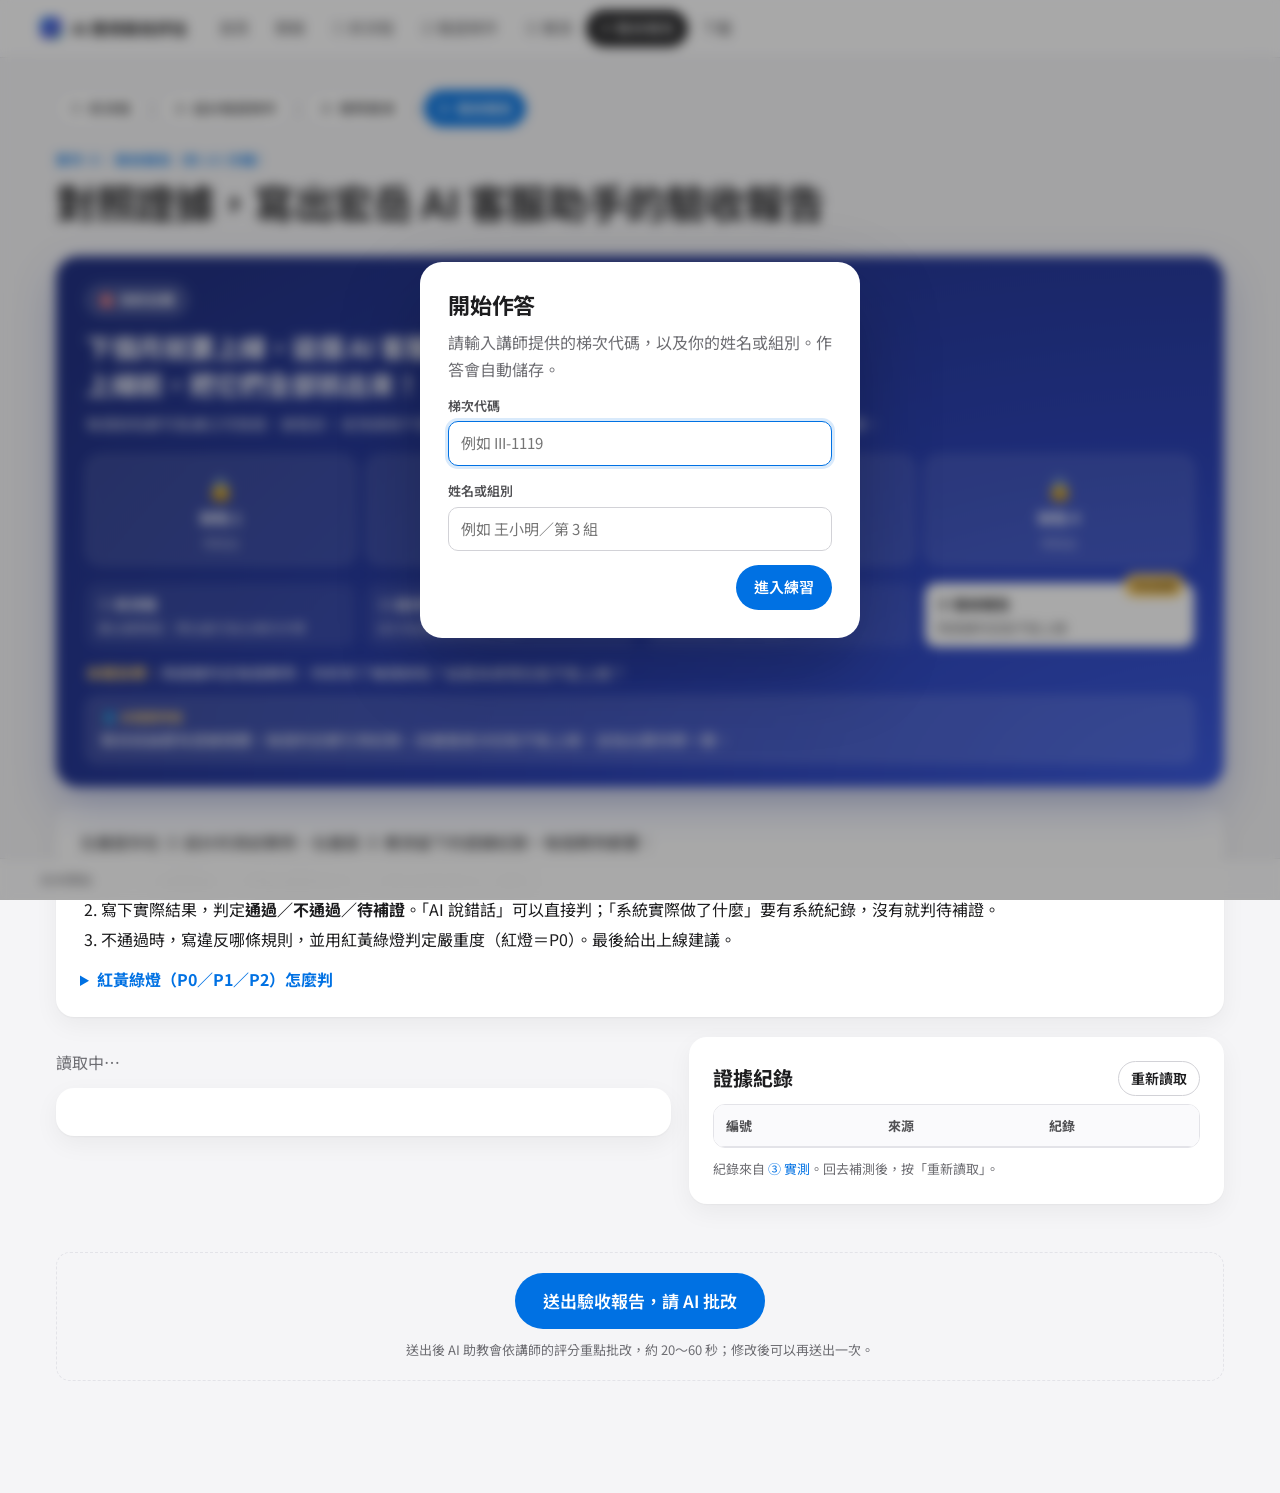
<file: unit3.html>
<!doctype html>
<html lang="zh-Hant">
<head>
<meta charset="utf-8">
<meta name="viewport" content="width=device-width, initial-scale=1">
<title>④ 驗收報告｜宏岳 AI 客服助手</title>
<link rel="preconnect" href="https://fonts.googleapis.com">
<link rel="preconnect" href="https://fonts.gstatic.com" crossorigin>
<link href="https://fonts.googleapis.com/css2?family=Noto+Sans+TC:wght@400;500;700;900&display=swap" rel="stylesheet">
<link rel="stylesheet" href="assets/style.css?v=20261126e">
<style>
  .rep-layout { display: grid; grid-template-columns: minmax(0, 1.15fr) minmax(0, 1fr); gap: 18px; align-items: start; }
  @media (max-width: 980px) { .rep-layout { grid-template-columns: 1fr; } }
  .ev-card { position: sticky; top: 76px; }
  @media (max-width: 980px) { .ev-card { position: static; } }
  .ev-wrap { max-height: min(70vh, 680px); overflow: auto; }
  .ev-table td.no { font-weight: 800; white-space: nowrap; }
  .ev-table td.src { white-space: nowrap; }
  .ev-table tr { cursor: default; }
  .picking .ev-table tbody tr { cursor: pointer; }
  .picking .ev-table tbody tr:hover td { background: var(--blue-soft); }
  .ev-table tr.sel td { background: #DCEBFD; }
  .ev-table tr.guard td { background: #EEF0FF; }
  .ev-table tr.sys td { background: #FFF7E6; }
  .ev-table tr.setting td { color: var(--ink-2); font-size: 13px; }
  .pick-banner { display: none; margin-bottom: 10px; }
  .picking .pick-banner { display: flex; }
  .tc { border: 1px solid var(--line); border-left: 6px solid var(--line-2); border-radius: 16px; background: #fff; padding: 16px 18px; margin-bottom: 14px; }
  .tc[data-v=pass] { border-left-color: var(--green-dot); }
  .tc[data-v=fail] { border-left-color: var(--red); }
  .tc[data-v=pending] { border-left-color: var(--amber-dot); }
  .tc.active { box-shadow: 0 0 0 2px var(--blue); }
  .tc-head { display: flex; align-items: center; gap: 8px; flex-wrap: wrap; margin-bottom: 8px; }
  .tc-head h3 { margin: 0; font-size: 17px; flex: 1; min-width: 180px; }
  .tc-no { font-weight: 800; background: var(--ink); color: #fff; border-radius: 8px; padding: 2px 10px; font-size: 14px; }
  .tc details { font-size: 14px; color: var(--ink-2); margin-bottom: 10px; }
  .tc details summary { cursor: pointer; color: var(--blue); font-weight: 600; }
  .tc details p { margin: 6px 0 0; }
  .ev-chips { display: flex; flex-wrap: wrap; gap: 6px; align-items: center; }
  .ev-chip { display: inline-flex; gap: 4px; align-items: center; font-size: 13px; font-weight: 700; padding: 3px 4px 3px 10px; border-radius: 999px; background: var(--blue-soft); color: var(--blue); }
  .ev-chip button { border: 0; background: none; color: inherit; cursor: pointer; font-size: 13px; padding: 0 4px; }
  .fgrid { display: grid; grid-template-columns: 1fr 1fr; gap: 12px 14px; }
  .fgrid .full { grid-column: 1 / -1; }
  @media (max-width: 600px) { .fgrid { grid-template-columns: 1fr; } }
  .fgrid .field { margin: 0; }
  .seg .s-P0 input:checked + span { background: var(--red); border-color: var(--red); }
  .seg .s-P1 input:checked + span { background: var(--amber-dot); border-color: var(--amber-dot); color: #3A2A00; }
  .seg .s-P2 input:checked + span { background: var(--green); border-color: var(--green); }
  .seg .g-go input:checked + span { background: var(--green); border-color: var(--green); }
  .seg .g-conditional input:checked + span { background: var(--amber-dot); border-color: var(--amber-dot); color: #3A2A00; }
  .seg .g-nogo input:checked + span { background: var(--red); border-color: var(--red); }
  .tally { display: flex; gap: 10px; flex-wrap: wrap; margin: 0 0 12px; }
  .tally .pill { font-size: 14px; }
  .sev-table td:first-child { font-weight: 800; white-space: nowrap; }
</style>
</head>
<body>
<main class="wrap">
  <div id="stepper"></div>
  <div class="page-head">
    <span class="eyebrow">實作 ④｜驗收報告（約 15 分鐘）</span>
    <h1>對照證據，寫出宏岳 AI 客服助手的驗收報告</h1>
  </div>
  <div id="mission"></div>

  <section class="card">
    <p style="margin:0 0 10px">左邊是你在 ② 設計的測試案例，右邊是 ③ 實測留下的證據紀錄。每個案例都要：</p>
    <ol style="margin:0;padding-left:1.3em;line-height:1.85">
      <li>按「＋ 挑選證據」，再點右邊的紀錄，引用支持判定的 L 編號。</li>
      <li>寫下實際結果，判定<b>通過／不通過／待補證</b>。「AI 說錯話」可以直接判；「系統實際做了什麼」要有系統紀錄，沒有就判待補證。</li>
      <li>不通過時，寫違反哪條規則，並用紅黃綠燈判定嚴重度（紅燈＝P0）。最後給出上線建議。</li>
    </ol>
    <details style="margin-top:12px"><summary style="cursor:pointer;font-weight:700;color:var(--blue)">紅黃綠燈（P0／P1／P2）怎麼判</summary>
      <div class="table-wrap" style="margin-top:10px"><table class="sev-table"><tbody id="sevBody"></tbody></table></div>
    </details>
  </section>

  <div class="rep-layout" id="layout">
    <div>
      <div class="tally" id="tally"></div>
      <div id="results"><p class="muted">讀取中…</p></div>
      <section class="card" id="summary"></section>
    </div>
    <section class="card ev-card">
      <div class="row-end" style="justify-content:space-between;align-items:center;margin-bottom:8px">
        <h2 style="margin:0;font-size:20px">證據紀錄</h2>
        <button class="btn small ghost" id="reload">重新讀取</button>
      </div>
      <div class="note pick-banner" style="justify-content:space-between;align-items:center;gap:8px"><span id="pickText"></span><button class="btn small" id="pickDone">完成</button></div>
      <div class="ev-wrap"><div class="table-wrap"><table class="ev-table">
        <thead><tr><th>編號</th><th>來源</th><th>紀錄</th></tr></thead>
        <tbody id="ev"></tbody>
      </table></div></div>
      <p class="tiny muted" style="margin:10px 0 0">紀錄來自 <a href="lab.html">③ 實測</a>。回去補測後，按「重新讀取」。</p>
    </section>
  </div>

  <div class="submit-zone">
    <button class="btn primary big" id="submitBtn">送出驗收報告，請 AI 批改</button>
    <p class="tiny muted" id="submitHint">送出後 AI 助教會依講師的評分重點批改，約 20～60 秒；修改後可以再送出一次。</p>
  </div>
  <section id="refPanel" class="ref-panel" hidden></section>
</main>

<div class="save-bar">
  <span class="save-status" id="saveStatus">尚未開始</span>
  <span class="submitted-badge" id="submittedBadge" hidden>✓ 已送出（仍可修改後再次送出）</span>
</div>

<script type="module">
import { mountMission } from './assets/mission.js?v=20261126d';
mountMission('u3');
import { renderHeader, ensureIdentity, showIdentity, loadResponse, autosaver, watchReveal, currentUser, CLOUD, esc, toast, stepperHtml } from './assets/app.js';
import { mountFeedback, AI_ON } from './assets/ai-feedback.js';
import { graderUrl } from './assets/grader-config.js';
import { TRACK, RULE_CODES, VERDICTS, SEVERITY, LAYERS, GO_LIVE, TYPE_NAME, allCases } from './assets/simple-data.js?v=20261126d';
if (!AI_ON) { document.getElementById('submitBtn').textContent = document.getElementById('submitBtn').textContent.replace('，請 AI 批改', ''); document.getElementById('submitHint').hidden = true; }

renderHeader('u3');
document.getElementById('stepper').innerHTML = stepperHtml('u3');
document.getElementById('sevBody').innerHTML = Object.values(SEVERITY).map(([k, d]) => `<tr><td style="white-space:nowrap"><b>${k}</b></td><td>${d.replace('：', '</td><td>')}</td></tr>`).join('');
const $ = (s) => document.querySelector(s);

const UNIT = 'u3';
let id, saver, state, cases = [], log = [], picking = '';
let ai = { run() {} };

const blankR = () => ({ actual: '', verdict: '', evidence: [], rules: [], severity: '', todo: '' });
const blankState = () => ({ track: TRACK, r: {}, summary: { golive: '', reason: '', fix: '', layer: '', control: '' } });

/** 存檔時把案例內容與引用證據的原文一起存，講師後台與 AI 回饋不必再查 */
function getData() {
  const byNo = Object.fromEntries(log.map((l) => [l.no, l]));
  const results = cases.map((c) => {
    const r = state.r[c.id] || blankR();
    return { cid: c.id, no: c.no, title: c.title, type: c.type, serial: c.serial || '', say: c.say, expect: c.expect, pass: c.pass, ...r,
      evidenceText: r.evidence.map((n) => byNo[n] ? `${n}｜${byNo[n].src}｜${byNo[n].text}` : `${n}｜（紀錄已不存在）`).join('\n') };
  });
  return { track: TRACK, r: state.r, results, summary: state.summary };
}

async function boot() {
  id = await ensureIdentity();
  showIdentity(id, () => ensureIdentity({ force: true }).then(() => location.reload()));
  const [saved, u2] = await Promise.all([loadResponse(id, UNIT), loadResponse(id, 'u2')]);
  state = saved?.data?.track === TRACK ? { ...blankState(), ...saved.data } : blankState();
  cases = allCases(u2?.data?.track === TRACK ? u2.data : null);
  saver = autosaver(id, UNIT, getData, document.getElementById('saveStatus'));
  if (saved?.status === 'submitted' && saved.data?.track === TRACK) { saver.setStatus('submitted'); document.getElementById('submittedBadge').hidden = false; }
  document.getElementById('saveStatus').textContent = saved?.data?.track === TRACK ? '已載入先前的作答' : '作答會自動儲存';
  watchReveal(id, UNIT, document.getElementById('refPanel'));
  ai = mountFeedback(id, UNIT, document.getElementById('refPanel'));
  renderResults(); renderSummary();
  await loadLog();
}

async function loadLog() {
  if (!CLOUD || !graderUrl) { $('#ev').innerHTML = '<tr><td colspan="3" class="muted">需要連上雲端服務才能讀取實測紀錄。</td></tr>'; return; }
  try {
    const user = await currentUser();
    const r = await fetch(`${graderUrl.replace(/\/$/, '')}/chat`, {
      method: 'POST', headers: { 'Content-Type': 'application/json', Authorization: `Bearer ${await user.getIdToken()}` },
      body: JSON.stringify({ session: id.session, action: 'state' })
    });
    const out = await r.json().catch(() => ({}));
    if (!r.ok) throw new Error(out.error || '讀取實測紀錄失敗');
    log = out.log || [];
  } catch (e) { toast(e.message, 'err'); }
  renderLog();
}

function renderLog() {
  const sel = picking ? (state.r[picking]?.evidence || []) : [];
  const cls = (s) => s === '系統防呆' ? 'guard' : s === '人工調閱' ? 'sys' : s === '測試設定' ? 'setting' : '';
  $('#ev').innerHTML = log.length
    ? log.map((l) => `<tr data-no="${l.no}" class="${cls(l.src)} ${sel.includes(l.no) ? 'sel' : ''}"><td class="no">${l.no}</td><td class="src">${esc(l.src)}</td><td>${esc(l.text)}</td></tr>`).join('')
    : '<tr><td colspan="3" class="muted">還沒有實測紀錄。先到 <a href="lab.html">③ 實測</a> 測過再回來。</td></tr>';
  $('#layout').classList.toggle('picking', !!picking);
  if (picking) { const c = cases.find((x) => x.id === picking); $('#pickText').innerHTML = `正在為 <b>${c.no}</b> 挑選證據：點紀錄加入或取消`; }
}
$('#ev').onclick = (e) => {
  const tr = e.target.closest('tr[data-no]'); if (!tr || !picking) return;
  const r = (state.r[picking] ||= blankR());
  const n = tr.dataset.no;
  r.evidence = r.evidence.includes(n) ? r.evidence.filter((x) => x !== n) : [...r.evidence, n].sort((a, b) => a.slice(1) - b.slice(1));
  renderLog(); renderChips(picking); saver.touch();
};
$('#pickDone').onclick = () => { picking = ''; renderLog(); cases.forEach((c) => renderChips(c.id)); document.querySelectorAll('.tc').forEach((el) => el.classList.remove('active')); };
$('#reload').onclick = loadLog;

const chipsHtml = (r) => (r.evidence.length ? r.evidence.map((n) => `<span class="ev-chip">${n}<button type="button" data-unchip="${n}" aria-label="移除 ${n}">✕</button></span>`).join('') : '<span class="tiny muted">尚未引用</span>');
function renderChips(cid) {
  const el = document.querySelector(`[data-cid="${cid}"] .ev-chips`);
  if (el) el.innerHTML = `${chipsHtml(state.r[cid] || blankR())}<button class="btn small" data-pick>${picking === cid ? '挑選中…' : '＋ 挑選證據'}</button>`;
}

function renderResults() {
  const el = $('#results');
  el.innerHTML = cases.map((c) => {
    const r = state.r[c.id] || blankR();
    return `<div class="tc ${picking === c.id ? 'active' : ''}" data-cid="${c.id}" data-v="${r.verdict}">
      <div class="tc-head"><span class="tc-no">${c.no}</span><h3>${esc(c.title)}</h3>${c.type && c.title !== TYPE_NAME[c.type] ? `<span class="pill">${TYPE_NAME[c.type] || ''}</span>` : ''}${c.serial ? `<span class="pill blue">${c.serial}</span>` : ''}</div>
      <details><summary>客服說法、預期與通過標準</summary><p><b>客服說法：</b>「${esc(c.say || '')}」</p><p><b>預期：</b>${esc(c.expect || '（未填）')}</p><p><b>通過標準：</b>${esc(c.pass || '（未填）')}</p></details>
      <div class="fgrid">
        <div class="field full"><span class="label">引用證據<span class="req">*</span></span><div class="ev-chips"></div></div>
        <label class="field full"><span>實際結果：AI 和系統實際做了什麼？<span class="req">*</span></span><textarea data-r="actual" rows="2" placeholder="例如：L5 AI 說已建立，但 L4 建單請求逾時、沒有工單編號">${esc(r.actual)}</textarea></label>
        <div class="field full"><span class="label">判定<span class="req">*</span></span>
          <div class="seg">${Object.entries(VERDICTS).map(([k, n]) => `<label class="v-${k}"><input type="radio" name="v_${c.id}" value="${k}" ${r.verdict === k ? 'checked' : ''}><span>${n}</span></label>`).join('')}</div></div>
        ${r.verdict === 'fail' ? `
        <div class="field full"><span class="label">違反規則<span class="req">*</span></span><div class="checks">${RULE_CODES.map((k) => `<label><input type="checkbox" data-rule value="${k}" ${r.rules.includes(k) ? 'checked' : ''}><span>${k}</span></label>`).join('')}</div></div>
        <div class="field full"><span class="label">嚴重度<span class="req">*</span></span><div class="seg">${Object.keys(SEVERITY).map((k) => `<label class="s-${k}"><input type="radio" name="s_${c.id}" value="${k}" ${r.severity === k ? 'checked' : ''}><span>${SEVERITY[k][0]}</span></label>`).join('')}</div></div>` : ''}
        ${r.verdict === 'pending' ? `<label class="field full"><span>還要補查哪份紀錄？<span class="req">*</span></span><textarea data-r="todo" rows="2" placeholder="例如：調閱工單系統，確認 HX-0032087 實際有幾張工單">${esc(r.todo)}</textarea></label>` : ''}
      </div>
    </div>`;
  }).join('');
  cases.forEach((c) => renderChips(c.id));
  renderTally();
}
const resEl = $('#results');
const cidOf = (e) => e.target.closest('[data-cid]')?.dataset.cid;
resEl.addEventListener('input', (e) => {
  const cid = cidOf(e); if (!cid) return;
  const r = (state.r[cid] ||= blankR());
  if (e.target.dataset.r) { r[e.target.dataset.r] = e.target.value; saver.touch(); return; }
  if (e.target.hasAttribute('data-rule')) { r.rules = [...e.target.closest('.checks').querySelectorAll(':checked')].map((x) => x.value); saver.touch(); renderTally(); return; }
  if (e.target.name?.startsWith('v_')) { r.verdict = e.target.value; renderResults(); saver.touch(); return; }
  if (e.target.name?.startsWith('s_')) { r.severity = e.target.value; renderTally(); saver.touch(); }
});
resEl.addEventListener('click', (e) => {
  const cid = cidOf(e); if (!cid) return;
  if (e.target.closest('[data-pick]')) {
    picking = picking === cid ? '' : cid;
    document.querySelectorAll('.tc').forEach((el) => el.classList.toggle('active', el.dataset.cid === picking));
    cases.forEach((c) => renderChips(c.id)); renderLog();
    if (picking && innerWidth <= 980) document.querySelector('.ev-card').scrollIntoView({ behavior: 'smooth' });
  } else if (e.target.closest('[data-unchip]')) {
    const r = state.r[cid]; r.evidence = r.evidence.filter((x) => x !== e.target.closest('[data-unchip]').dataset.unchip);
    renderChips(cid); renderLog(); saver.touch();
  }
});

function renderTally() {
  const rs = cases.map((c) => state.r[c.id] || blankR());
  const n = (v) => rs.filter((r) => r.verdict === v).length;
  const sev = (k) => rs.filter((r) => r.verdict === 'fail' && r.severity === k).length;
  $('#tally').innerHTML = `<span class="pill green">通過 ${n('pass')}</span><span class="pill red">不通過 ${n('fail')}</span><span class="pill yellow">待補證 ${n('pending')}</span><span class="pill">未判定 ${cases.length - n('pass') - n('fail') - n('pending')}</span>${sev('P0') ? `<span class="pill red">P0 × ${sev('P0')}</span>` : ''}${sev('P1') ? `<span class="pill yellow">P1 × ${sev('P1')}</span>` : ''}${sev('P2') ? `<span class="pill green">P2 × ${sev('P2')}</span>` : ''}`;
}

function renderSummary() {
  const s = state.summary;
  const el = $('#summary');
  el.innerHTML = `<h2 style="font-size:20px">總結與上線建議</h2>
    <div class="fgrid">
      <div class="field full"><span class="label">上線建議<span class="req">*</span></span><div class="seg">${Object.entries(GO_LIVE).map(([k, n]) => `<label class="g-${k}"><input type="radio" name="golive" value="${k}" ${s.golive === k ? 'checked' : ''}><span>${n}</span></label>`).join('')}</div></div>
      <label class="field full"><span>理由（引用案例編號與證據）<span class="req">*</span></span><textarea data-s="reason" rows="3" placeholder="例如：TC-04 逾時誤報成功（L8、L9），屬 P0，未修正前不可上線">${esc(s.reason)}</textarea></label>
      <label class="field full"><span>最優先要改善的一件事<span class="req">*</span></span><textarea data-s="fix" rows="2">${esc(s.fix)}</textarea></label>
      <label class="field"><span>這項改善屬於哪個層面？</span><select data-s="layer"><option value="">請選擇</option>${LAYERS.map((l) => `<option ${s.layer === l ? 'selected' : ''}>${l}</option>`).join('')}</select></label>
      <label class="field"><span>修好之前的暫時控制</span><textarea data-s="control" rows="2" placeholder="例如：建單結果一律由客服到工單系統確認">${esc(s.control)}</textarea></label>
    </div>`;
  el.oninput = (e) => {
    if (e.target.name === 'golive') s.golive = e.target.value;
    else if (e.target.dataset.s) s[e.target.dataset.s] = e.target.value;
    else return;
    saver.touch();
  };
}

// ---------- 送出 ----------
function missing() {
  const out = [];
  cases.forEach((c) => {
    const r = state.r[c.id] || blankR();
    if (!r.verdict) return out.push(`${c.no}：尚未判定`);
    if (!r.evidence.length) out.push(`${c.no}：沒有引用證據`);
    if (!r.actual.trim()) out.push(`${c.no}：實際結果未填`);
    if (r.verdict === 'fail' && (!r.rules.length || !r.severity)) out.push(`${c.no}：不通過要選違反規則與嚴重度`);
    if (r.verdict === 'pending' && !r.todo.trim()) out.push(`${c.no}：待補證要寫補查哪份紀錄`);
  });
  const s = state.summary;
  if (!s.golive) out.push('總結：上線建議未選');
  if (!s.reason.trim()) out.push('總結：理由未填');
  if (!s.fix.trim()) out.push('總結：最優先改善未填');
  return out;
}
async function doSubmit() {
  try { await saver.flush('submitted'); document.getElementById('submittedBadge').hidden = false; ai.run(); toast('已送出驗收報告'); }
  catch { toast('送出失敗，請檢查網路後再試一次', 'err'); }
}
document.getElementById('submitBtn').onclick = () => {
  const m = missing();
  if (!m.length) return doSubmit();
  const w = document.createElement('div');
  w.className = 'modal-backdrop';
  w.innerHTML = `<div class="modal"><h2>還有項目沒完成</h2><ul class="warn-list">${m.map((x) => `<li>${esc(x)}</li>`).join('')}</ul><p class="muted tiny" style="margin-top:12px">可以先送出，之後再補完並再次送出。</p><div class="row-end"><button class="btn ghost" data-x>回去修改</button><button class="btn primary" data-go>仍要送出</button></div></div>`;
  document.body.appendChild(w);
  w.querySelector('[data-x]').onclick = () => w.remove();
  w.querySelector('[data-go]').onclick = () => { w.remove(); doSubmit(); };
};

boot();
</script>
</body>
</html>
</file>
<file: assets/style.css>
/* ============================================================
   共用樣式：延續簡報的 Apple 風配色
   ============================================================ */
:root {
  --ink: #1D1D1F;
  --ink-2: #515154;
  --muted: #6E6E73;
  --line: #E3E3E8;
  --line-2: #D2D2D7;
  --bg: #F5F5F7;
  --card: #FFFFFF;
  --blue: #0071E3;
  --blue-soft: #E8F1FC;
  --indigo: #5856D6;
  --indigo-soft: #EEEEFB;
  --teal: #0D9488;
  --teal-soft: #E3F4F2;
  --red: #E5352B;
  --red-soft: #FDECEB;
  --amber: #C27C00;
  --amber-dot: #F5B400;
  --amber-soft: #FFF5DB;
  --green: #1E8E3E;
  --green-dot: #34C759;
  --green-soft: #E6F6EA;
  --radius: 18px;
  --shadow: 0 1px 2px rgba(0,0,0,.04), 0 8px 24px rgba(0,0,0,.05);
  --font: 'Noto Sans TC', -apple-system, BlinkMacSystemFont, 'PingFang TC', sans-serif;
}

* { box-sizing: border-box; }
html { -webkit-text-size-adjust: 100%; }
body {
  margin: 0; font-family: var(--font); color: var(--ink); background: var(--bg);
  line-height: 1.65; font-size: 16px;
}
a { color: var(--blue); text-decoration: none; }
a:hover { text-decoration: underline; }
h1, h2, h3, h4 { line-height: 1.3; margin: 0 0 .5em; letter-spacing: -0.01em; }
p { margin: 0 0 .8em; }
.muted { color: var(--muted); }
.tiny { font-size: 13px; }
.hidden, [hidden] { display: none !important; }

/* ---------- 版頭 ---------- */
.site-header {
  position: sticky; top: 0; z-index: 50;
  display: flex; align-items: center; gap: 20px;
  padding: 10px max(16px, calc((100vw - 1200px) / 2));
  background: rgba(255,255,255,.82); backdrop-filter: saturate(180%) blur(16px);
  -webkit-backdrop-filter: saturate(180%) blur(16px);
  border-bottom: 1px solid var(--line);
}
.brand { display: flex; align-items: center; gap: 10px; font-weight: 700; color: var(--ink); white-space: nowrap; }
.brand:hover { text-decoration: none; }
.brand-mark { width: 22px; height: 22px; border-radius: 7px; background: linear-gradient(135deg, var(--blue), var(--indigo) 60%, var(--teal)); }
.site-header nav { display: flex; gap: 2px; overflow-x: auto; scrollbar-width: none; }
.site-header nav::-webkit-scrollbar { display: none; }
.site-header nav a { padding: 6px 12px; border-radius: 999px; color: var(--ink-2); font-size: 15px; white-space: nowrap; }
.site-header nav a:hover { background: var(--bg); text-decoration: none; }
.site-header nav a.on { background: var(--ink); color: #fff; }
.who { margin-left: auto; display: flex; align-items: center; gap: 8px; font-size: 14px; white-space: nowrap; }
.who-name { font-weight: 600; max-width: 10em; overflow: hidden; text-overflow: ellipsis; }
.chip { font-size: 12px; padding: 2px 8px; border-radius: 6px; background: var(--blue-soft); color: var(--blue); font-weight: 600; }

@media (max-width: 760px) {
  .site-header { flex-wrap: wrap; gap: 6px 12px; }
  .site-header nav { order: 3; width: 100%; }
  .brand span:last-child { font-size: 15px; }
}

/* ---------- 版面 ---------- */
.wrap { max-width: 1200px; margin: 0 auto; padding: 32px 16px 96px; }
.wrap.narrow { max-width: 920px; }
.page-head { margin-bottom: 28px; }
.eyebrow { display: inline-block; font-size: 13px; font-weight: 700; letter-spacing: .08em; color: var(--blue); margin-bottom: 6px; }
.page-head h1 { font-size: clamp(26px, 4vw, 40px); }
.lead { font-size: 17px; color: var(--ink-2); max-width: 760px; }

.card { background: var(--card); border-radius: var(--radius); box-shadow: var(--shadow); padding: 24px; margin-bottom: 20px; }
.card > h2:first-child, .card > h3:first-child { margin-top: 0; }
.section-title { display: flex; align-items: baseline; gap: 12px; margin: 40px 0 14px; }
.section-title h2 { margin: 0; font-size: 24px; }

.grid { display: grid; gap: 16px; }
.grid.c2 { grid-template-columns: repeat(auto-fit, minmax(300px, 1fr)); }
.grid.c3 { grid-template-columns: repeat(auto-fit, minmax(260px, 1fr)); }

/* ---------- 按鈕 ---------- */
.btn {
  appearance: none; border: 0; cursor: pointer; font: inherit; font-weight: 600; font-size: 15px;
  display: inline-flex; align-items: center; justify-content: center; gap: 6px;
  padding: 10px 18px; border-radius: 999px; background: var(--bg); color: var(--ink);
  transition: background .15s, transform .1s; text-decoration: none; min-height: 40px;
}
.btn:hover { background: #EBEBF0; text-decoration: none; }
.btn:active { transform: scale(.98); }
.btn:disabled { opacity: .5; cursor: not-allowed; }
.btn.primary { background: var(--blue); color: #fff; }
.btn.primary:hover { background: #0062C4; }
.btn.dark { background: var(--ink); color: #fff; }
.btn.dark:hover { background: #000; }
.btn.ghost { background: transparent; border: 1px solid var(--line-2); }
.btn.small { padding: 5px 12px; min-height: 32px; font-size: 14px; }
.btn.danger { color: var(--red); }
.icon-btn {
  appearance: none; border: 1px solid var(--line); background: #fff; color: var(--ink-2); cursor: pointer;
  width: 32px; height: 32px; border-radius: 9px; font-size: 15px; line-height: 1; display: inline-grid; place-items: center;
}
.icon-btn:hover { background: var(--bg); }
.icon-btn:disabled { opacity: .35; cursor: default; }
.link { appearance: none; border: 0; background: none; color: var(--blue); cursor: pointer; font: inherit; padding: 0; }
.row-end { display: flex; justify-content: flex-end; gap: 10px; flex-wrap: wrap; }

/* ---------- 表單 ---------- */
.field { display: block; margin-bottom: 14px; }
.field > span, .label { display: block; font-size: 13px; font-weight: 600; color: var(--ink-2); margin-bottom: 5px; }
input[type=text], input:not([type]), textarea, select {
  width: 100%; font: inherit; font-size: 15px; color: var(--ink); background: #fff;
  border: 1px solid var(--line-2); border-radius: 10px; padding: 9px 12px; transition: border .15s, box-shadow .15s;
}
textarea { min-height: 72px; resize: vertical; line-height: 1.55; }
input:focus, textarea:focus, select:focus { outline: none; border-color: var(--blue); box-shadow: 0 0 0 3px rgba(0,113,227,.15); }
select { appearance: none; background-image: linear-gradient(45deg, transparent 50%, var(--muted) 50%), linear-gradient(135deg, var(--muted) 50%, transparent 50%); background-position: calc(100% - 17px) 55%, calc(100% - 12px) 55%; background-size: 5px 5px; background-repeat: no-repeat; padding-right: 30px; }
.form-error { color: var(--red); font-size: 14px; }

.seg { display: inline-flex; flex-wrap: wrap; gap: 6px; }
.seg label { cursor: pointer; }
.seg input { position: absolute; opacity: 0; pointer-events: none; }
.seg span { display: inline-flex; align-items: center; gap: 6px; padding: 7px 14px; border-radius: 999px; border: 1px solid var(--line-2); background: #fff; font-size: 14px; font-weight: 600; color: var(--ink-2); transition: all .15s; }
.seg input:focus-visible + span { box-shadow: 0 0 0 3px rgba(0,113,227,.25); }
.seg input:checked + span { background: var(--ink); color: #fff; border-color: var(--ink); }
/* 判定按鈕：未選時也帶各自的顏色 */
.seg .v-pass span { background: var(--green-soft); border-color: color-mix(in srgb, var(--green) 60%, #fff); color: color-mix(in srgb, var(--green) 60%, #fff); }
.seg .v-fail span { background: var(--red-soft); border-color: color-mix(in srgb, var(--red) 60%, #fff); color: color-mix(in srgb, var(--red) 60%, #fff); }
.seg .v-pending span { background: var(--amber-soft); border-color: color-mix(in srgb, var(--amber-dot) 60%, #fff); color: color-mix(in srgb, var(--amber) 60%, #fff); }
.seg .v-pass input:checked + span { background: color-mix(in srgb, var(--green) 60%, #fff); border-color: color-mix(in srgb, var(--green) 60%, #fff); }
.seg .v-fail input:checked + span { background: color-mix(in srgb, var(--red) 60%, #fff); border-color: color-mix(in srgb, var(--red) 60%, #fff); }
.seg .v-pending input:checked + span { background: color-mix(in srgb, var(--amber-dot) 60%, #fff); border-color: color-mix(in srgb, var(--amber-dot) 60%, #fff); color: #3A2A00; }
.seg .l-green input:checked + span { background: var(--green); border-color: var(--green); }
.seg .l-red input:checked + span { background: var(--red); border-color: var(--red); }
.seg .l-yellow input:checked + span { background: var(--amber-dot); border-color: var(--amber-dot); color: #3A2A00; }
.dot { width: 10px; height: 10px; border-radius: 50%; display: inline-block; }
.dot.red { background: var(--red); } .dot.yellow { background: var(--amber-dot); } .dot.green { background: var(--green-dot); }
.seg input:checked + span .dot { box-shadow: 0 0 0 2px #fff; }

.checks { display: flex; flex-wrap: wrap; gap: 6px; }
.checks label { cursor: pointer; }
.checks input { position: absolute; opacity: 0; pointer-events: none; }
.checks span { display: inline-block; padding: 5px 11px; border-radius: 8px; border: 1px solid var(--line-2); background: #fff; font-size: 14px; font-weight: 600; font-variant-numeric: tabular-nums; }
.checks input:checked + span { background: var(--blue); border-color: var(--blue); color: #fff; }
.checks input:focus-visible + span { box-shadow: 0 0 0 3px rgba(0,113,227,.25); }

/* ---------- 表格 ---------- */
.table-wrap { overflow-x: auto; -webkit-overflow-scrolling: touch; border-radius: 12px; border: 1px solid var(--line); }
table { border-collapse: collapse; width: 100%; font-size: 15px; background: #fff; }
th, td { text-align: left; padding: 10px 12px; border-bottom: 1px solid var(--line); vertical-align: top; }
th { background: #FAFAFC; font-size: 13px; color: var(--ink-2); font-weight: 700; white-space: nowrap; }
tr:last-child td { border-bottom: 0; }
td.code, .code { font-weight: 700; font-variant-numeric: tabular-nums; white-space: nowrap; }

/* ---------- 標籤 ---------- */
.pill { display: inline-flex; align-items: center; gap: 6px; font-size: 13px; font-weight: 700; padding: 3px 10px; border-radius: 999px; background: var(--bg); color: var(--ink-2); white-space: nowrap; }
.pill.blue { background: var(--blue-soft); color: var(--blue); }
.pill.indigo { background: var(--indigo-soft); color: var(--indigo); }
.pill.teal { background: var(--teal-soft); color: var(--teal); }
.pill.red { background: var(--red-soft); color: var(--red); }
.pill.yellow { background: var(--amber-soft); color: var(--amber); }
.pill.green { background: var(--green-soft); color: var(--green); }

/* ---------- 提示框 ---------- */
.note { border-radius: 14px; padding: 14px 16px; background: var(--blue-soft); color: #0B3A6F; font-size: 15px; }
.note.amber { background: var(--amber-soft); color: #5A3D00; }
.note.gray { background: var(--bg); color: var(--ink-2); }
.note strong { color: inherit; }
blockquote.quote { margin: 0 0 14px; padding: 14px 18px; border-left: 4px solid var(--blue); background: #FAFAFC; border-radius: 0 12px 12px 0; font-size: 17px; font-weight: 500; }

/* ---------- 對話框 ---------- */
.modal-backdrop { position: fixed; inset: 0; z-index: 200; background: rgba(29,29,31,.38); backdrop-filter: blur(6px); display: grid; place-items: center; padding: 16px; }
.modal { background: #fff; border-radius: 22px; padding: 28px; width: min(440px, 100%); box-shadow: 0 30px 80px rgba(0,0,0,.25); max-height: 90vh; overflow: auto; }
.modal.wide { width: min(980px, 100%); }
.modal h2 { font-size: 22px; }

.toast { position: fixed; left: 50%; bottom: 24px; transform: translate(-50%, 20px); opacity: 0; z-index: 300; background: var(--ink); color: #fff; padding: 10px 18px; border-radius: 999px; font-size: 14px; transition: all .25s; max-width: calc(100vw - 32px); }
.toast.in { opacity: 1; transform: translate(-50%, 0); }
.toast.err { background: var(--red); }

/* ---------- 作答頁共用 ---------- */
.save-bar {
  position: fixed; left: 0; right: 0; bottom: 0; z-index: 40;
  background: rgba(255,255,255,.9); backdrop-filter: blur(14px); -webkit-backdrop-filter: blur(14px);
  border-top: 1px solid var(--line);
  padding: 10px max(16px, calc((100vw - 1200px) / 2));
  display: flex; align-items: center; gap: 12px; flex-wrap: wrap;
}
.save-status { font-size: 13px; color: var(--muted); }
.save-status.ok::before { content: '● '; color: var(--green-dot); }
.save-status.err { color: var(--red); }
.save-bar .spacer { flex: 1; }
.submitted-badge { font-size: 13px; font-weight: 700; color: var(--green); }

.tabs { display: flex; gap: 6px; flex-wrap: wrap; margin-bottom: 16px; }
.tabs button { appearance: none; border: 1px solid var(--line-2); background: #fff; cursor: pointer; font: inherit; font-weight: 600; font-size: 15px; padding: 8px 16px; border-radius: 999px; color: var(--ink-2); display: inline-flex; gap: 8px; align-items: center; }
.tabs button.on { background: var(--ink); color: #fff; border-color: var(--ink); }
.tabs .count { font-size: 12px; background: rgba(0,0,0,.08); padding: 0 7px; border-radius: 999px; }
.tabs button.on .count { background: rgba(255,255,255,.22); }

.ref-panel { background: linear-gradient(180deg, #F2F7FE, #fff 140px); border: 1px solid #CFE2FA; border-radius: var(--radius); padding: 24px; margin: 28px 0; }
.ref-head h2 { margin: 8px 0 4px; }
.md h1, .md h2, .md h3 { margin-top: 1.2em; }
.md h3 { font-size: 18px; }
.md table { margin: 8px 0 16px; border: 1px solid var(--line); border-radius: 10px; overflow: hidden; display: block; overflow-x: auto; }
.md ul, .md ol { padding-left: 1.4em; }
.md li { margin-bottom: 4px; }
.md code { background: var(--bg); padding: 1px 6px; border-radius: 5px; font-size: .92em; }

.req { color: var(--red); margin-left: 2px; }
.warn-list { margin: 0; padding-left: 1.2em; }

/* 講師開放參考答案後的自動對答案 */
.fb { margin-top: 8px; border-radius: 10px; padding: 8px 12px; font-size: 14px; line-height: 1.55; }
.fb b { font-weight: 700; }
.fb.ok { background: var(--green-soft); color: #14532D; }
.fb.bad { background: var(--red-soft); color: #7F1D1D; }
.fb.warn { background: var(--amber-soft); color: #5A3D00; }
.pick.is-wrong select { border-color: var(--red); box-shadow: 0 0 0 3px var(--red-soft); }
.fb-summary { margin-bottom: 16px; }

/* AI 回饋 */
.ai-panel { border: 1px solid #DCDCF7; }
.ai-head { display: flex; align-items: center; gap: 10px; margin-bottom: 6px; }
.ai-head h2 { margin: 0; font-size: 20px; }
.ai-summary { font-size: 16px; line-height: 1.7; margin: 10px 0 14px; }
.ai-items { display: grid; gap: 10px; }
.ai-item { border: 1px solid var(--line); border-radius: 12px; padding: 12px 14px; background: #fff; }
.ai-item-head { display: flex; justify-content: space-between; align-items: center; gap: 8px; margin-bottom: 4px; }
.ai-item p { margin: 4px 0 0; font-size: 15px; line-height: 1.65; }
.ai-sugg { color: var(--ink-2); }
.ai-badge { font-size: 12px; font-weight: 700; padding: 2px 10px; border-radius: 999px; white-space: nowrap; }
.ai-badge.ok { background: var(--green-soft); color: #14532D; }
.ai-badge.warn { background: var(--amber-soft); color: #5A3D00; }
.ai-badge.bad { background: var(--red-soft); color: #7F1D1D; }
.ai-loading { display: flex; align-items: center; gap: 12px; padding: 14px 0; color: var(--ink-2); }
.spinner { width: 20px; height: 20px; border-radius: 50%; border: 3px solid var(--line); border-top-color: var(--indigo); animation: spin .8s linear infinite; flex: none; }
@keyframes spin { to { transform: rotate(360deg); } }
.ai-admin { margin-top: 12px; border: 1px solid #DCDCF7; border-radius: 12px; padding: 10px 14px; background: #FAFAFF; }
.ai-admin summary { cursor: pointer; font-weight: 700; color: var(--indigo); }

/* ---------- 四步驟進度列 ---------- */
.stepper { display: flex; align-items: center; gap: 6px; flex-wrap: wrap; margin-bottom: 18px; font-size: 14px; }
.stepper a { display: inline-flex; gap: 6px; align-items: center; padding: 6px 12px; border-radius: 999px; border: 1px solid var(--line-2); background: #fff; color: var(--ink-2); font-weight: 600; }
.stepper a:hover { text-decoration: none; border-color: var(--blue); }
.stepper a.on { background: var(--blue); border-color: var(--blue); color: #fff; }
.stepper .sep { color: var(--muted); }
.hint-btn { appearance: none; border: 0; background: var(--amber-soft); color: var(--amber); font: inherit; font-size: 12px; font-weight: 700; padding: 2px 9px; border-radius: 999px; cursor: pointer; margin-left: 6px; }
.hint { margin: 6px 0 8px; padding: 10px 12px; border-radius: 10px; background: var(--amber-soft); color: #5A3D00; font-size: 14px; line-height: 1.6; }

/* 作答頁底部：送出並請 AI 批改 */
.submit-zone { margin: 28px 0 16px; padding: 20px; border: 1px dashed var(--line, #d0d7e2); border-radius: 14px; text-align: center; }
.submit-zone .btn.big { font-size: 17px; padding: 14px 28px; }
.submit-zone p { margin: 10px 0 0; }

/* ---------- 抓錯任務卡（①②③④ 共用，assets/mission.js） ---------- */
.mission { position: relative; overflow: hidden; border-radius: 22px; padding: 28px 30px 24px; margin-bottom: 18px; color: #fff; background: radial-gradient(120% 140% at 100% 100%, #2F4FDB 0%, #1E36B0 45%, #14257D 100%); box-shadow: 0 18px 44px rgba(30,54,176,.28); }
.mission .m-tag { display: inline-block; font-size: 13px; font-weight: 800; letter-spacing: .06em; background: rgba(255,255,255,.16); border: 1px solid rgba(255,255,255,.3); padding: 4px 12px; border-radius: 999px; }
.mission h2 { margin: 12px 0 8px; font-size: 26px; line-height: 1.45; color: #fff; }
.mission h2 em { font-style: normal; color: #FFD166; }
.mission .m-top p { margin: 0; color: rgba(255,255,255,.82); line-height: 1.7; font-size: 15px; }
.m-bugs { display: grid; grid-template-columns: repeat(4, 1fr); gap: 10px; margin: 18px 0; }
.m-bugs .bug { background: rgba(255,255,255,.1); border: 1.5px dashed rgba(255,255,255,.45); border-radius: 14px; padding: 12px; text-align: center; display: grid; gap: 2px; }
.m-bugs .lock { font-size: 22px; }
.m-bugs .bug b { font-size: 15px; }
.m-bugs .bug span:last-child { font-size: 12px; color: rgba(255,255,255,.7); }
.m-route { list-style: none; padding: 0; margin: 0; display: grid; grid-template-columns: repeat(4, 1fr); gap: 10px; }
.m-route li { position: relative; background: rgba(255,255,255,.08); border-radius: 12px; padding: 10px 12px; display: grid; gap: 2px; }
.m-route li b { font-size: 14px; }
.m-route li span { font-size: 12.5px; color: rgba(255,255,255,.75); line-height: 1.5; }
.m-route li.now { background: #fff; color: var(--ink); }
.m-route li.now span { color: var(--ink-2); }
.m-route li i { position: absolute; top: -9px; right: 10px; font-style: normal; font-size: 11px; font-weight: 800; background: #FFD166; color: #5A3B00; padding: 2px 8px; border-radius: 999px; }
.m-goal { margin: 14px 0 0; font-size: 15px; color: #fff; }
.m-goal b { color: #FFD166; }
@media (max-width: 720px) { .m-bugs, .m-route { grid-template-columns: repeat(2, 1fr); } .mission h2 { font-size: 21px; } }

/* ---------- ⓘ 說明提示（滑過或點一下顯示） ---------- */
.tip { position: relative; display: inline-grid; place-items: center; width: 20px; height: 20px; margin-left: 6px; border-radius: 50%; border: 1.5px solid var(--line-2); color: var(--muted); font-size: 12px; font-weight: 800; font-style: normal; line-height: 1; cursor: help; vertical-align: middle; background: #fff; }
.tip:hover, .tip:focus { border-color: var(--blue); color: var(--blue); outline: none; }
.tip .tip-box { position: absolute; left: 50%; top: calc(100% + 8px); transform: translateX(-50%); z-index: 30; width: max-content; max-width: min(320px, 80vw); padding: 10px 12px; border-radius: 12px; background: var(--ink); color: #fff; font-size: 13px; font-weight: 400; line-height: 1.6; text-align: left; letter-spacing: 0; box-shadow: 0 10px 28px rgba(0,0,0,.18); opacity: 0; visibility: hidden; transition: opacity .15s; pointer-events: none; }
.tip:hover .tip-box, .tip:focus .tip-box { opacity: 1; visibility: visible; }
.tip.left .tip-box { left: 0; transform: none; }
.m-learn { margin: 10px 0 0; padding: 10px 14px; border-radius: 12px; background: rgba(255,255,255,.12); border: 1px solid rgba(255,255,255,.25); color: #fff; font-size: 15px; line-height: 1.6; }
.m-learn b { display: block; font-size: 12px; letter-spacing: .06em; color: #FFD166; margin-bottom: 2px; }

/* ---------- ① 頁尾加練：自己拆流程（flow-practice.js） ---------- */
.fp { margin-top: 48px; padding-top: 28px; border-top: 2px dashed var(--line-2, #D2D2D7); }
.fp-head h2 { margin: 10px 0 6px; }
.fp-head p { margin: 0 0 14px; line-height: 1.7; }
.fp-tools { display: flex; gap: 10px; align-items: flex-end; flex-wrap: wrap; margin-bottom: 16px; }
.fp .case-layout { display: grid; grid-template-columns: minmax(0, 1.05fr) minmax(0, 1fr); gap: 20px; align-items: start; }
@media (max-width: 980px) { .fp .case-layout { grid-template-columns: 1fr; } }
.fp .flow-card { position: sticky; top: 76px; }
@media (max-width: 980px) { .fp .flow-card { position: static; } }
.fp .flow-box { min-height: 260px; overflow: auto; display: grid; place-items: center; background: #FAFAFC; border: 1px solid var(--line); border-radius: 14px; padding: 12px; }
.fp .flow-box svg { max-width: 100%; height: auto; }
.fp .legend { display: flex; flex-wrap: wrap; gap: 6px 14px; margin-top: 10px; font-size: 13px; color: var(--muted); }
.fp .legend .lg { display: inline-flex; align-items: center; gap: 6px; }
.fp .legend i { width: 14px; height: 14px; border-radius: 4px; border: 2px solid; display: inline-block; }
.fp .step { border: 1px solid var(--line); border-left: 6px solid var(--line-2, #D2D2D7); border-radius: 16px; padding: 16px; margin-bottom: 12px; background: #fff; }
.fp .step-top { display: flex; align-items: center; gap: 8px; margin-bottom: 12px; }
.fp .step-no { font-weight: 800; font-variant-numeric: tabular-nums; background: var(--ink); color: #fff; border-radius: 8px; padding: 2px 10px; font-size: 14px; }
.fp .step-top .grow { flex: 1; }
.fp .fgrid { display: grid; grid-template-columns: 1fr 1fr; gap: 10px 12px; }
.fp .fgrid .full { grid-column: 1 / -1; }
@media (max-width: 560px) { .fp .fgrid { grid-template-columns: 1fr; } }
.fp .fgrid .field { margin: 0; }
.fp .conns { margin-top: 12px; padding-top: 12px; border-top: 1px dashed var(--line-2, #D2D2D7); }
.fp .conn { display: grid; grid-template-columns: 22px minmax(0, 1fr) minmax(0, 1.2fr) 32px; gap: 8px; align-items: center; margin-bottom: 8px; }
.fp .conn .arrow { color: var(--muted); text-align: center; }
@media (max-width: 560px) { .fp .conn { grid-template-columns: 18px 1fr 32px; } .fp .conn .cond { grid-column: 2 / 4; } }
.fp .conn-hint { font-size: 13px; color: var(--muted); margin: 0 0 6px; }
</file>
